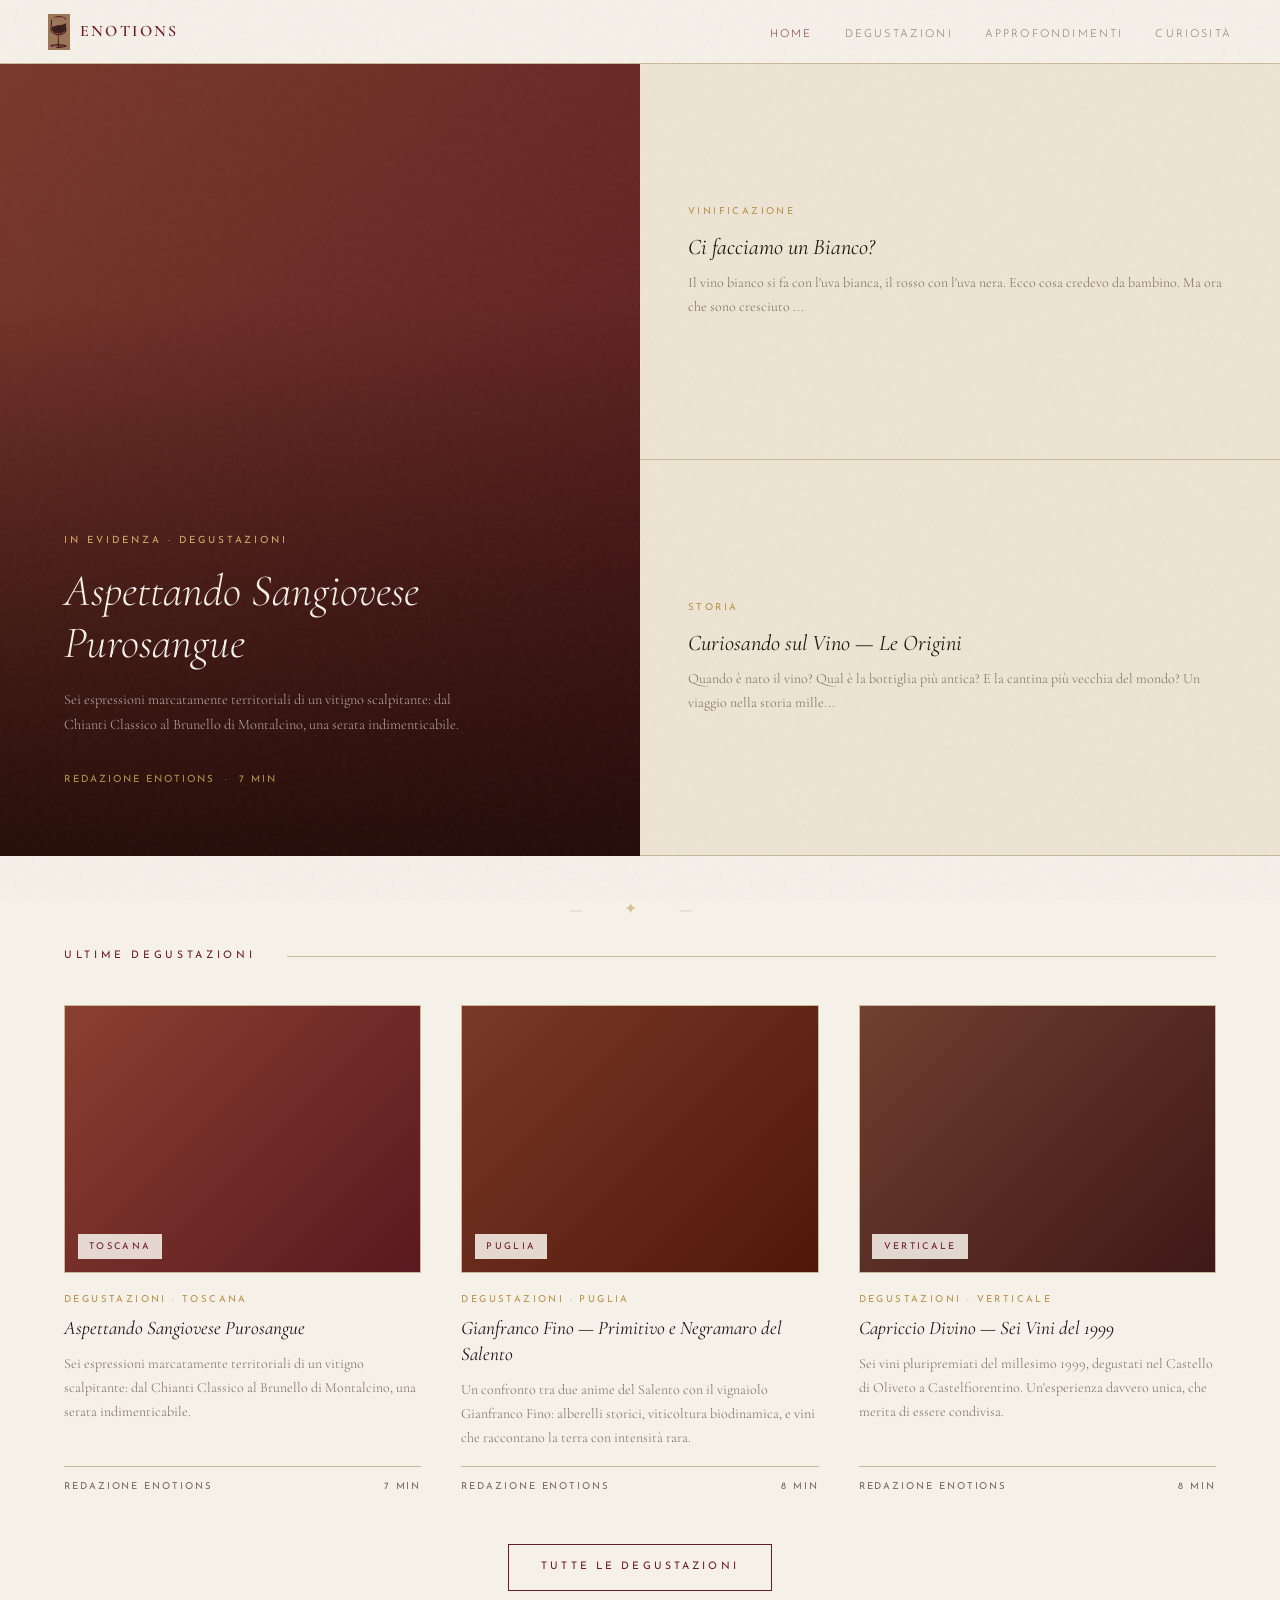
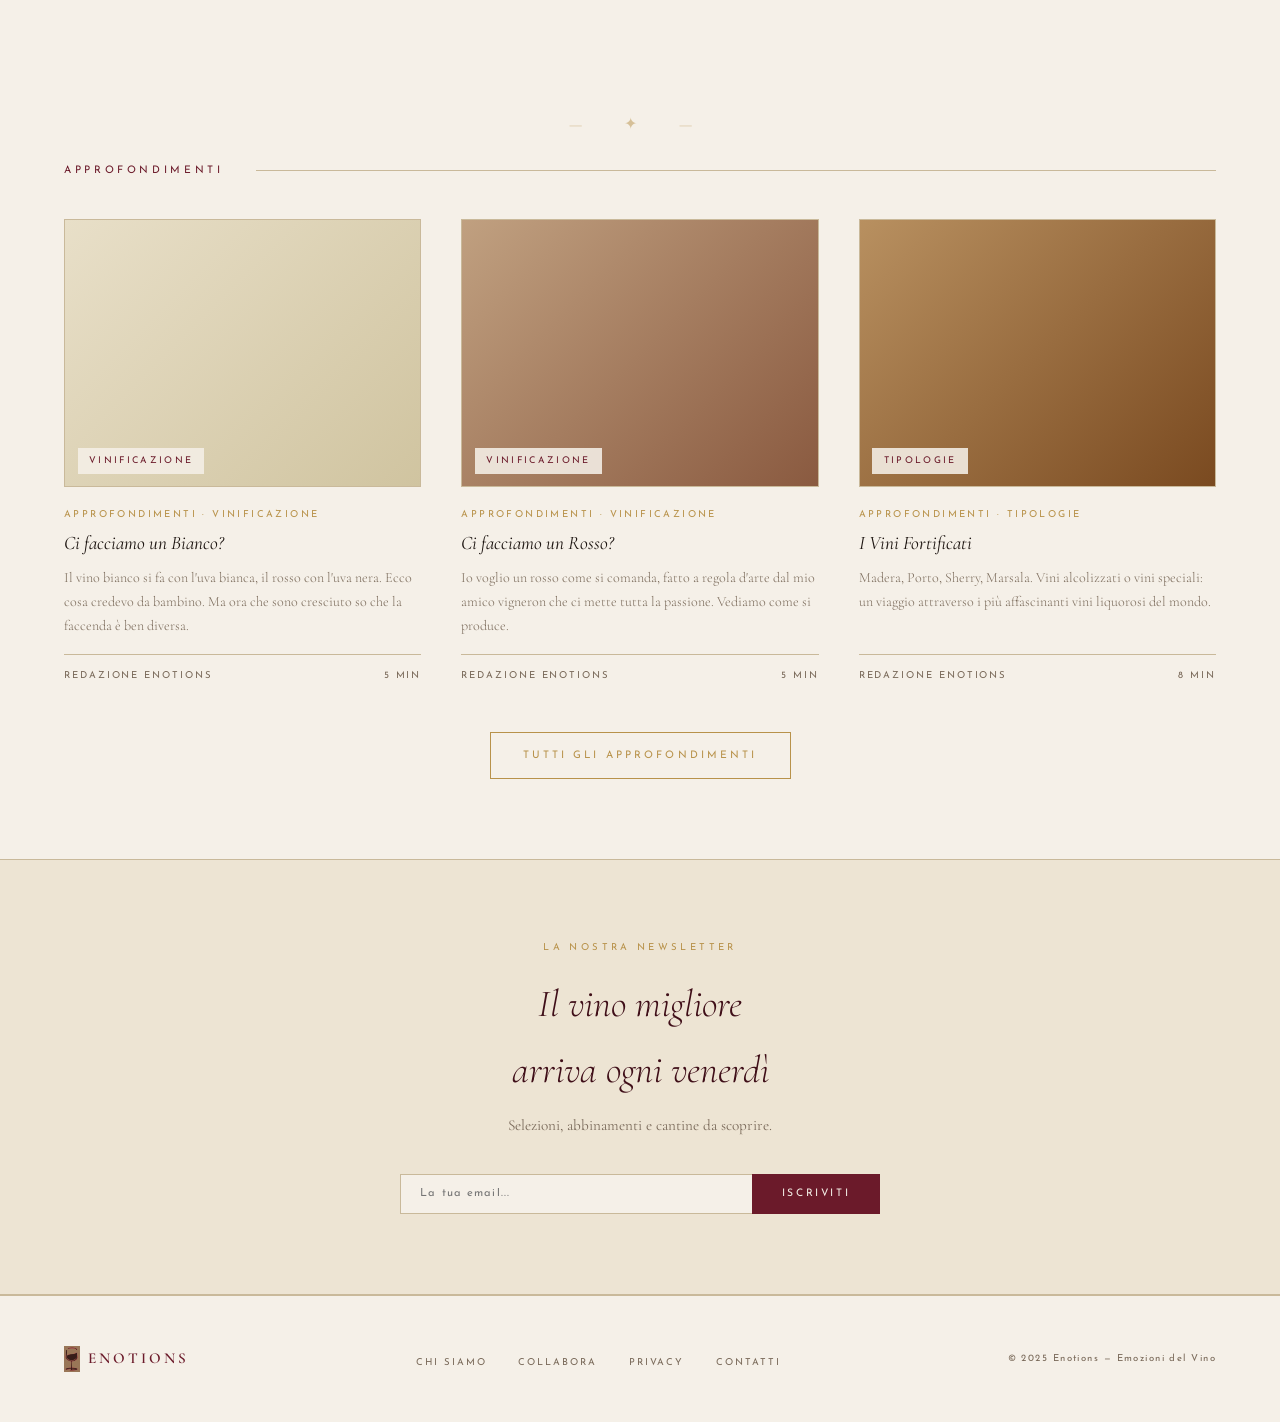
<file: index.html>
<!DOCTYPE html>
<html lang="it">
<head>
  <meta charset="UTF-8"/>
  <meta name="viewport" content="width=device-width, initial-scale=1.0"/>
  <title>Home — Enotions</title>
  <link rel="preconnect" href="https://fonts.googleapis.com"><link rel="preconnect" href="https://fonts.gstatic.com" crossorigin><link href="https://fonts.googleapis.com/css2?family=Cormorant+Garamond:ital,wght@0,300;0,400;0,600;1,300;1,400&family=Josefin+Sans:wght@200;300;400&display=swap" rel="stylesheet">
  <style>
    *, *::before, *::after { box-sizing: border-box; margin: 0; padding: 0; }
    :root {
      --cream: #f5f0e8; --parchment: #ede4d3; --wine: #6b1a2a;
      --wine-deep: #3f0e18; --gold: #b8924a; --gold-light: #d4aa6a;
      --ink: #1c1410; --muted: #7a6a5a; --border: #c9b99a;
    }
    html { scroll-behavior: smooth; }
    body { background: var(--cream); color: var(--ink); font-family: 'Cormorant Garamond', Georgia, serif; font-size: 18px; line-height: 1.7; overflow-x: hidden; }
    body::before { content: ''; position: fixed; inset: 0; background-image: url("data:image/svg+xml,%3Csvg viewBox='0 0 200 200' xmlns='http://www.w3.org/2000/svg'%3E%3Cfilter id='n'%3E%3CfeTurbulence type='fractalNoise' baseFrequency='0.85' numOctaves='4' stitchTiles='stitch'/%3E%3C/filter%3E%3Crect width='100%25' height='100%25' filter='url(%23n)' opacity='0.04'/%3E%3C/svg%3E"); pointer-events: none; z-index: 9999; }
    nav { position: fixed; top: 0; left: 0; right: 0; z-index: 100; display: flex; align-items: center; justify-content: space-between; padding: 0 3rem; height: 64px; background: var(--cream); border-bottom: 1px solid var(--border); }
    .nav-brand { display:flex; align-items:center; gap:0.6rem; text-decoration:none; }
    .nav-logo { height: 36px; width: auto; filter: invert(20%) sepia(60%) saturate(400%) hue-rotate(320deg) brightness(60%); }
    .nav-title { font-family: 'Cormorant Garamond', serif; font-size: 1rem; font-weight: 600; letter-spacing: 0.15em; text-transform: uppercase; color: var(--wine); }
    .nav-links { display: flex; gap: 2rem; list-style: none; }
    .nav-links a { font-family: 'Josefin Sans', sans-serif; font-size: 0.68rem; font-weight: 300; letter-spacing: 0.2em; text-transform: uppercase; color: var(--muted); text-decoration: none; transition: color 0.3s; }
    .nav-links a:hover, .nav-links a.active { color: var(--wine); }
    .ornament { text-align: center; padding: 2.5rem 0 1.5rem; color: var(--gold); font-size: 1rem; letter-spacing: 1.2rem; opacity: 0.5; }
    .section-header { display: flex; align-items: center; gap: 2rem; padding: 0 4rem; margin-bottom: 2.5rem; }
    .section-header h2 { font-family: 'Josefin Sans', sans-serif; font-size: 0.65rem; font-weight: 400; letter-spacing: 0.35em; text-transform: uppercase; color: var(--wine); white-space: nowrap; }
    .section-header::after { content: ''; flex: 1; height: 1px; background: var(--border); }
    .cards-section { padding: 0 4rem 5rem; }
    .cards-grid { display: grid; grid-template-columns: repeat(3, 1fr); gap: 2.5rem; }
    .cards-grid-2 { display: grid; grid-template-columns: repeat(2, 1fr); gap: 2.5rem; }
    .card { display: flex; flex-direction: column; cursor: pointer; transition: transform 0.3s; text-decoration: none; color: inherit; }
    .card:hover { transform: translateY(-4px); }
    .card-img { width: 100%; aspect-ratio: 4/3; background: var(--parchment); border: 1px solid var(--border); display: flex; align-items: center; justify-content: center; overflow: hidden; position: relative; margin-bottom: 1.2rem; }
    .card-img-label { position: absolute; bottom: 0.8rem; left: 0.8rem; font-family: 'Josefin Sans', sans-serif; font-size: 0.58rem; letter-spacing: 0.25em; text-transform: uppercase; color: var(--wine); background: rgba(245,240,232,0.88); padding: 0.3rem 0.7rem; }
    .card-tag { font-family: 'Josefin Sans', sans-serif; font-size: 0.6rem; letter-spacing: 0.25em; text-transform: uppercase; color: var(--gold); margin-bottom: 0.5rem; }
    .card h3 { font-size: 1.2rem; font-weight: 400; font-style: italic; line-height: 1.35; color: var(--ink); margin-bottom: 0.6rem; }
    .card p { font-size: 0.88rem; color: var(--muted); font-weight: 300; flex: 1; }
    .card-footer { margin-top: 1rem; padding-top: 0.8rem; border-top: 1px solid var(--border); font-family: 'Josefin Sans', sans-serif; font-size: 0.6rem; letter-spacing: 0.2em; text-transform: uppercase; color: var(--muted); display: flex; justify-content: space-between; }
    .placeholder-art { width: 100%; height: 100%; display: flex; align-items: center; justify-content: center; }
    .btn { display: inline-block; font-family: 'Josefin Sans', sans-serif; font-size: 0.65rem; letter-spacing: 0.3em; text-transform: uppercase; padding: 0.85rem 2rem; border: 1px solid var(--gold); color: var(--gold); text-decoration: none; transition: all 0.3s; cursor: pointer; background: transparent; }
    .btn:hover { background: var(--gold); color: var(--wine-deep); }
    .btn-wine { border-color: var(--wine); color: var(--wine); }
    .btn-wine:hover { background: var(--wine); color: var(--cream); }
    footer { padding: 3rem 4rem; display: flex; align-items: center; justify-content: space-between; border-top: 1px solid var(--border); }
    .footer-brand { display:flex; align-items:center; gap:0.5rem; }
    .footer-logo { height:26px; filter: invert(20%) sepia(60%) saturate(400%) hue-rotate(320deg) brightness(60%); }
    .footer-name { font-family:'Cormorant Garamond',serif; font-size:0.95rem; font-weight:600; letter-spacing:0.2em; text-transform:uppercase; color:var(--wine); }
    .footer-links { display: flex; gap: 2rem; list-style: none; }
    .footer-links a { font-family: 'Josefin Sans', sans-serif; font-size: 0.6rem; letter-spacing: 0.2em; text-transform: uppercase; color: var(--muted); text-decoration: none; transition: color 0.3s; }
    .footer-links a:hover { color: var(--wine); }
    .footer-copy { font-family: 'Josefin Sans', sans-serif; font-size: 0.6rem; letter-spacing: 0.15em; color: var(--muted); }
    .fade-up { opacity: 0; transform: translateY(24px); animation: fadeUp 0.8s ease forwards; }
    @keyframes fadeUp { to { opacity: 1; transform: translateY(0); } }
    .delay-1 { animation-delay: 0.15s; } .delay-2 { animation-delay: 0.3s; } .delay-3 { animation-delay: 0.45s; }
</style>
</head>
<body>

  <nav>
    <a class="nav-brand" href="index.html" class="active">
      <img class="nav-logo" src="[data-uri]" alt="Enotions logo">
      <span class="nav-title">Enotions</span>
    </a>
    <ul class="nav-links">
      <li><a href="index.html" class="active">Home</a></li>
      <li><a href="degustazioni.html">Degustazioni</a></li>
      <li><a href="approfondimenti.html">Approfondimenti</a></li>
      <li><a href="curiosita.html">Curiosità</a></li>
    </ul>
  </nav>


  <!-- HERO -->
  <section style="margin-top:64px;display:grid;grid-template-columns:1fr 1fr;min-height:88vh;">
    <a href="sangiovese-purosangue.html" style="position:relative;overflow:hidden;cursor:pointer;text-decoration:none;">
      <div style="position:absolute;inset:0;background:linear-gradient(135deg, #8a4030, #5a1820);"></div>
      <div style="position:absolute;inset:0;background:linear-gradient(to top,rgba(30,10,5,0.92) 0%,rgba(30,10,5,0.15) 70%);"></div>
      <div style="position:absolute;bottom:0;left:0;right:0;padding:4rem;">
        <span class="hero-eyebrow fade-up" style="font-family:'Josefin Sans',sans-serif;font-size:0.62rem;letter-spacing:0.3em;text-transform:uppercase;color:var(--gold-light);display:block;margin-bottom:1rem;">In Evidenza · Degustazioni</span>
        <h1 style="font-size:clamp(2.2rem,3.5vw,3.6rem);font-weight:300;font-style:italic;color:var(--cream);line-height:1.15;margin-bottom:1.2rem;" class="fade-up delay-1">Aspettando Sangiovese Purosangue</h1>
        <p style="font-size:0.9rem;color:rgba(245,240,232,0.7);font-weight:300;margin-bottom:1.5rem;max-width:400px;" class="fade-up delay-2">Sei espressioni marcatamente territoriali di un vitigno scalpitante: dal Chianti Classico al Brunello di Montalcino, una serata indimenticabile.</p>
        <span style="font-family:'Josefin Sans',sans-serif;font-size:0.62rem;letter-spacing:0.2em;text-transform:uppercase;color:var(--gold);" class="fade-up delay-2">Redazione Enotions &nbsp;·&nbsp; 7 min</span>
      </div>
    </a>
    <div style="background:var(--parchment);display:grid;grid-template-rows:1fr 1fr;">
      <a href="vino-bianco.html" style="padding:3rem;border-bottom:1px solid var(--border);display:flex;flex-direction:column;justify-content:center;cursor:pointer;transition:background 0.3s;text-decoration:none;color:inherit;">
        <span style="font-family:'Josefin Sans',sans-serif;font-size:0.6rem;letter-spacing:0.25em;text-transform:uppercase;color:var(--gold);margin-bottom:0.7rem;">Vinificazione</span>
        <h3 style="font-size:1.4rem;font-weight:400;font-style:italic;color:var(--ink);margin-bottom:0.6rem;line-height:1.3;">Ci facciamo un Bianco?</h3>
        <p style="font-size:0.88rem;color:var(--muted);font-weight:300;">Il vino bianco si fa con l'uva bianca, il rosso con l'uva nera. Ecco cosa credevo da bambino. Ma ora che sono cresciuto ...</p>
      </a>
      <a href="curiosando-1.html" style="padding:3rem;border-bottom:1px solid var(--border);display:flex;flex-direction:column;justify-content:center;cursor:pointer;transition:background 0.3s;text-decoration:none;color:inherit;">
        <span style="font-family:'Josefin Sans',sans-serif;font-size:0.6rem;letter-spacing:0.25em;text-transform:uppercase;color:var(--gold);margin-bottom:0.7rem;">Storia</span>
        <h3 style="font-size:1.4rem;font-weight:400;font-style:italic;color:var(--ink);margin-bottom:0.6rem;line-height:1.3;">Curiosando sul Vino — Le Origini</h3>
        <p style="font-size:0.88rem;color:var(--muted);font-weight:300;">Quando è nato il vino? Qual è la bottiglia più antica? E la cantina più vecchia del mondo? Un viaggio nella storia mille...</p>
      </a>
    </div>
  </section>

  <div class="ornament">— ✦ —</div>
  <div class="section-header"><h2>Ultime Degustazioni</h2></div>
  <section class="cards-section">
    <div class="cards-grid">
      <a class="card fade-up" href="sangiovese-purosangue.html">
        <div class="card-img">
          <div class="placeholder-art" style="background:linear-gradient(135deg, #8a4030, #5a1820);width:100%;height:100%;"></div>
          <span class="card-img-label">Toscana</span>
        </div>
        <span class="card-tag">Degustazioni · Toscana</span>
        <h3>Aspettando Sangiovese Purosangue</h3>
        <p>Sei espressioni marcatamente territoriali di un vitigno scalpitante: dal Chianti Classico al Brunello di Montalcino, una serata indimenticabile.</p>
        <div class="card-footer">
          <span>Redazione Enotions</span>
          <span>7 min</span>
        </div>
      </a>      <a class="card fade-up delay-2" href="gianfranco-fino.html">
        <div class="card-img">
          <div class="placeholder-art" style="background:linear-gradient(135deg, #7a3828, #501808);width:100%;height:100%;"></div>
          <span class="card-img-label">Puglia</span>
        </div>
        <span class="card-tag">Degustazioni · Puglia</span>
        <h3>Gianfranco Fino — Primitivo e Negramaro del Salento</h3>
        <p>Un confronto tra due anime del Salento con il vignaiolo Gianfranco Fino: alberelli storici, viticoltura biodinamica, e vini che raccontano la terra con intensità rara.</p>
        <div class="card-footer">
          <span>Redazione Enotions</span>
          <span>8 min</span>
        </div>
      </a>      <a class="card fade-up delay-3" href="valdelsa-1999.html">
        <div class="card-img">
          <div class="placeholder-art" style="background:linear-gradient(135deg, #704030, #401818);width:100%;height:100%;"></div>
          <span class="card-img-label">Verticale</span>
        </div>
        <span class="card-tag">Degustazioni · Verticale</span>
        <h3>Capriccio Divino — Sei Vini del 1999</h3>
        <p>Sei vini pluripremiati del millesimo 1999, degustati nel Castello di Oliveto a Castelfiorentino. Un'esperienza davvero unica, che merita di essere condivisa.</p>
        <div class="card-footer">
          <span>Redazione Enotions</span>
          <span>8 min</span>
        </div>
      </a>    </div>
    <div style="text-align:center;margin-top:3rem;">
      <a href="degustazioni.html" class="btn btn-wine">Tutte le Degustazioni</a>
    </div>
  </section>

  <div class="ornament">— ✦ —</div>
  <div class="section-header"><h2>Approfondimenti</h2></div>
  <section class="cards-section">
    <div class="cards-grid">
      <a class="card fade-up" href="vino-bianco.html">
        <div class="card-img">
          <div class="placeholder-art" style="background:linear-gradient(135deg, #e8dfc8, #d0c4a0);width:100%;height:100%;"></div>
          <span class="card-img-label">Vinificazione</span>
        </div>
        <span class="card-tag">Approfondimenti · Vinificazione</span>
        <h3>Ci facciamo un Bianco?</h3>
        <p>Il vino bianco si fa con l'uva bianca, il rosso con l'uva nera. Ecco cosa credevo da bambino. Ma ora che sono cresciuto so che la faccenda è ben diversa.</p>
        <div class="card-footer">
          <span>Redazione Enotions</span>
          <span>5 min</span>
        </div>
      </a>      <a class="card fade-up delay-2" href="vino-rosso.html">
        <div class="card-img">
          <div class="placeholder-art" style="background:linear-gradient(135deg, #c0a080, #8a5a40);width:100%;height:100%;"></div>
          <span class="card-img-label">Vinificazione</span>
        </div>
        <span class="card-tag">Approfondimenti · Vinificazione</span>
        <h3>Ci facciamo un Rosso?</h3>
        <p>Io voglio un rosso come si comanda, fatto a regola d'arte dal mio amico vigneron che ci mette tutta la passione. Vediamo come si produce.</p>
        <div class="card-footer">
          <span>Redazione Enotions</span>
          <span>5 min</span>
        </div>
      </a>      <a class="card fade-up delay-3" href="vini-fortificati.html">
        <div class="card-img">
          <div class="placeholder-art" style="background:linear-gradient(135deg, #b89060, #7a4a20);width:100%;height:100%;"></div>
          <span class="card-img-label">Tipologie</span>
        </div>
        <span class="card-tag">Approfondimenti · Tipologie</span>
        <h3>I Vini Fortificati</h3>
        <p>Madera, Porto, Sherry, Marsala. Vini alcolizzati o vini speciali: un viaggio attraverso i più affascinanti vini liquorosi del mondo.</p>
        <div class="card-footer">
          <span>Redazione Enotions</span>
          <span>8 min</span>
        </div>
      </a>    </div>
    <div style="text-align:center;margin-top:3rem;">
      <a href="approfondimenti.html" class="btn">Tutti gli Approfondimenti</a>
    </div>
  </section>

  <!-- Newsletter -->
  <section style="padding:5rem 4rem;text-align:center;border-top:1px solid var(--border);border-bottom:1px solid var(--border);background:var(--parchment);">
    <p style="font-family:'Josefin Sans',sans-serif;font-size:0.6rem;letter-spacing:0.35em;text-transform:uppercase;color:var(--gold);margin-bottom:1rem;">La Nostra Newsletter</p>
    <h2 style="font-size:2.4rem;font-weight:300;font-style:italic;color:var(--wine-deep);margin-bottom:0.6rem;">Il vino migliore<br/>arriva ogni venerdì</h2>
    <p style="font-size:0.95rem;color:var(--muted);margin-bottom:2.2rem;">Selezioni, abbinamenti e cantine da scoprire.</p>
    <div style="display:flex;justify-content:center;max-width:480px;margin:0 auto;">
      <input type="email" placeholder="La tua email..." style="flex:1;padding:0.85rem 1.2rem;border:1px solid var(--border);border-right:none;background:var(--cream);font-family:'Josefin Sans',sans-serif;font-size:0.7rem;letter-spacing:0.1em;color:var(--ink);outline:none;">
      <button style="padding:0.85rem 1.8rem;background:var(--wine);border:1px solid var(--wine);color:var(--cream);font-family:'Josefin Sans',sans-serif;font-size:0.65rem;letter-spacing:0.25em;text-transform:uppercase;cursor:pointer;">Iscriviti</button>
    </div>
  </section>


  <footer>
    <div class="footer-brand">
      <img class="footer-logo" src="[data-uri]" alt="Enotions">
      <span class="footer-name">Enotions</span>
    </div>
    <ul class="footer-links">
      <li><a href="#">Chi siamo</a></li>
      <li><a href="#">Collabora</a></li>
      <li><a href="#">Privacy</a></li>
      <li><a href="#">Contatti</a></li>
    </ul>
    <span class="footer-copy">© 2025 Enotions — Emozioni del Vino</span>
  </footer>

</body>
</html>
</file>
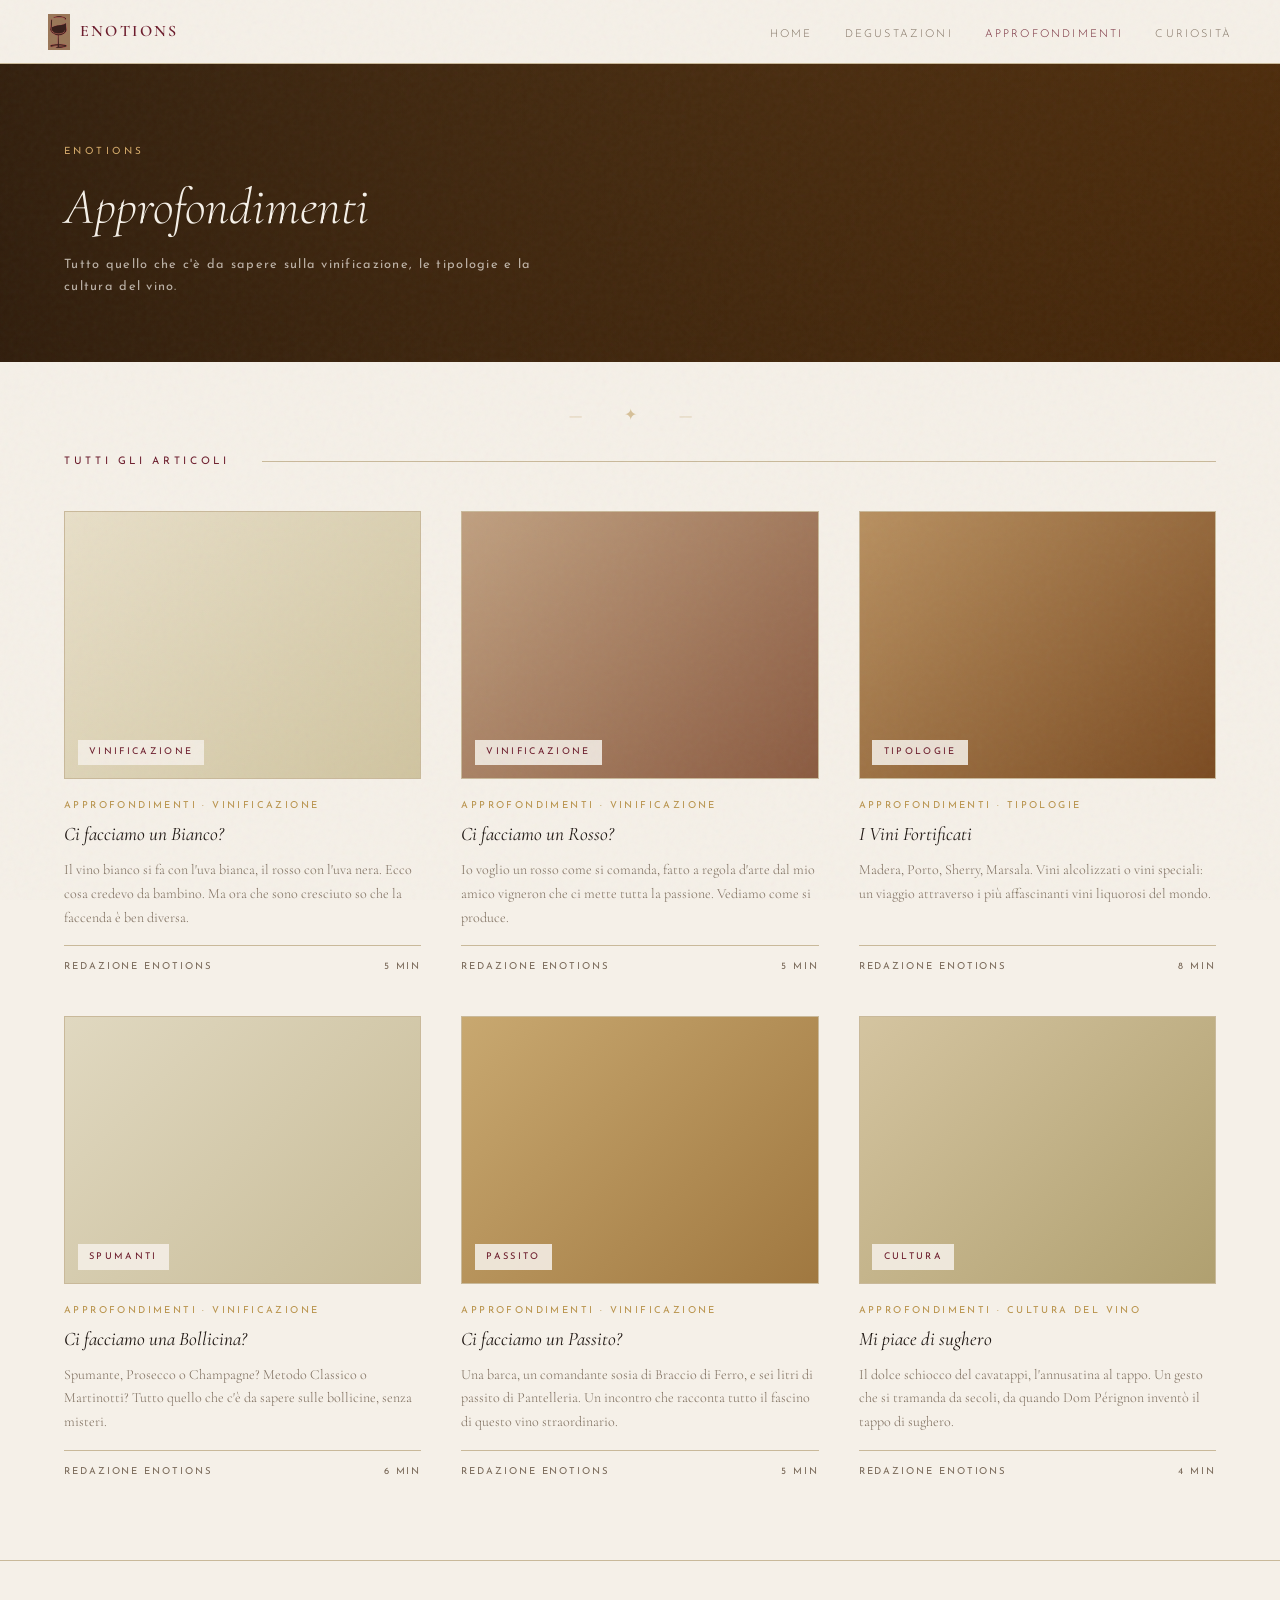
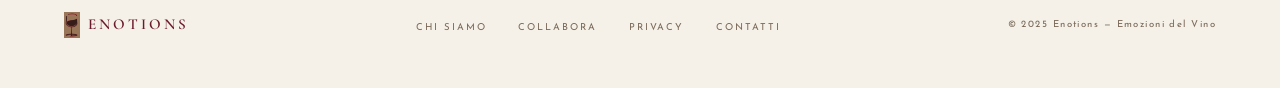
<file: approfondimenti.html>
<!DOCTYPE html>
<html lang="it">
<head>
  <meta charset="UTF-8"/>
  <meta name="viewport" content="width=device-width, initial-scale=1.0"/>
  <title>Approfondimenti — Enotions</title>
  <link rel="preconnect" href="https://fonts.googleapis.com"><link rel="preconnect" href="https://fonts.gstatic.com" crossorigin><link href="https://fonts.googleapis.com/css2?family=Cormorant+Garamond:ital,wght@0,300;0,400;0,600;1,300;1,400&family=Josefin+Sans:wght@200;300;400&display=swap" rel="stylesheet">
  <style>
    *, *::before, *::after { box-sizing: border-box; margin: 0; padding: 0; }
    :root {
      --cream: #f5f0e8; --parchment: #ede4d3; --wine: #6b1a2a;
      --wine-deep: #3f0e18; --gold: #b8924a; --gold-light: #d4aa6a;
      --ink: #1c1410; --muted: #7a6a5a; --border: #c9b99a;
    }
    html { scroll-behavior: smooth; }
    body { background: var(--cream); color: var(--ink); font-family: 'Cormorant Garamond', Georgia, serif; font-size: 18px; line-height: 1.7; overflow-x: hidden; }
    body::before { content: ''; position: fixed; inset: 0; background-image: url("data:image/svg+xml,%3Csvg viewBox='0 0 200 200' xmlns='http://www.w3.org/2000/svg'%3E%3Cfilter id='n'%3E%3CfeTurbulence type='fractalNoise' baseFrequency='0.85' numOctaves='4' stitchTiles='stitch'/%3E%3C/filter%3E%3Crect width='100%25' height='100%25' filter='url(%23n)' opacity='0.04'/%3E%3C/svg%3E"); pointer-events: none; z-index: 9999; }
    nav { position: fixed; top: 0; left: 0; right: 0; z-index: 100; display: flex; align-items: center; justify-content: space-between; padding: 0 3rem; height: 64px; background: var(--cream); border-bottom: 1px solid var(--border); }
    .nav-brand { display:flex; align-items:center; gap:0.6rem; text-decoration:none; }
    .nav-logo { height: 36px; width: auto; filter: invert(20%) sepia(60%) saturate(400%) hue-rotate(320deg) brightness(60%); }
    .nav-title { font-family: 'Cormorant Garamond', serif; font-size: 1rem; font-weight: 600; letter-spacing: 0.15em; text-transform: uppercase; color: var(--wine); }
    .nav-links { display: flex; gap: 2rem; list-style: none; }
    .nav-links a { font-family: 'Josefin Sans', sans-serif; font-size: 0.68rem; font-weight: 300; letter-spacing: 0.2em; text-transform: uppercase; color: var(--muted); text-decoration: none; transition: color 0.3s; }
    .nav-links a:hover, .nav-links a.active { color: var(--wine); }
    .ornament { text-align: center; padding: 2.5rem 0 1.5rem; color: var(--gold); font-size: 1rem; letter-spacing: 1.2rem; opacity: 0.5; }
    .section-header { display: flex; align-items: center; gap: 2rem; padding: 0 4rem; margin-bottom: 2.5rem; }
    .section-header h2 { font-family: 'Josefin Sans', sans-serif; font-size: 0.65rem; font-weight: 400; letter-spacing: 0.35em; text-transform: uppercase; color: var(--wine); white-space: nowrap; }
    .section-header::after { content: ''; flex: 1; height: 1px; background: var(--border); }
    .cards-section { padding: 0 4rem 5rem; }
    .cards-grid { display: grid; grid-template-columns: repeat(3, 1fr); gap: 2.5rem; }
    .cards-grid-2 { display: grid; grid-template-columns: repeat(2, 1fr); gap: 2.5rem; }
    .card { display: flex; flex-direction: column; cursor: pointer; transition: transform 0.3s; text-decoration: none; color: inherit; }
    .card:hover { transform: translateY(-4px); }
    .card-img { width: 100%; aspect-ratio: 4/3; background: var(--parchment); border: 1px solid var(--border); display: flex; align-items: center; justify-content: center; overflow: hidden; position: relative; margin-bottom: 1.2rem; }
    .card-img-label { position: absolute; bottom: 0.8rem; left: 0.8rem; font-family: 'Josefin Sans', sans-serif; font-size: 0.58rem; letter-spacing: 0.25em; text-transform: uppercase; color: var(--wine); background: rgba(245,240,232,0.88); padding: 0.3rem 0.7rem; }
    .card-tag { font-family: 'Josefin Sans', sans-serif; font-size: 0.6rem; letter-spacing: 0.25em; text-transform: uppercase; color: var(--gold); margin-bottom: 0.5rem; }
    .card h3 { font-size: 1.2rem; font-weight: 400; font-style: italic; line-height: 1.35; color: var(--ink); margin-bottom: 0.6rem; }
    .card p { font-size: 0.88rem; color: var(--muted); font-weight: 300; flex: 1; }
    .card-footer { margin-top: 1rem; padding-top: 0.8rem; border-top: 1px solid var(--border); font-family: 'Josefin Sans', sans-serif; font-size: 0.6rem; letter-spacing: 0.2em; text-transform: uppercase; color: var(--muted); display: flex; justify-content: space-between; }
    .placeholder-art { width: 100%; height: 100%; display: flex; align-items: center; justify-content: center; }
    .btn { display: inline-block; font-family: 'Josefin Sans', sans-serif; font-size: 0.65rem; letter-spacing: 0.3em; text-transform: uppercase; padding: 0.85rem 2rem; border: 1px solid var(--gold); color: var(--gold); text-decoration: none; transition: all 0.3s; cursor: pointer; background: transparent; }
    .btn:hover { background: var(--gold); color: var(--wine-deep); }
    .btn-wine { border-color: var(--wine); color: var(--wine); }
    .btn-wine:hover { background: var(--wine); color: var(--cream); }
    footer { padding: 3rem 4rem; display: flex; align-items: center; justify-content: space-between; border-top: 1px solid var(--border); }
    .footer-brand { display:flex; align-items:center; gap:0.5rem; }
    .footer-logo { height:26px; filter: invert(20%) sepia(60%) saturate(400%) hue-rotate(320deg) brightness(60%); }
    .footer-name { font-family:'Cormorant Garamond',serif; font-size:0.95rem; font-weight:600; letter-spacing:0.2em; text-transform:uppercase; color:var(--wine); }
    .footer-links { display: flex; gap: 2rem; list-style: none; }
    .footer-links a { font-family: 'Josefin Sans', sans-serif; font-size: 0.6rem; letter-spacing: 0.2em; text-transform: uppercase; color: var(--muted); text-decoration: none; transition: color 0.3s; }
    .footer-links a:hover { color: var(--wine); }
    .footer-copy { font-family: 'Josefin Sans', sans-serif; font-size: 0.6rem; letter-spacing: 0.15em; color: var(--muted); }
    .fade-up { opacity: 0; transform: translateY(24px); animation: fadeUp 0.8s ease forwards; }
    @keyframes fadeUp { to { opacity: 1; transform: translateY(0); } }
    .delay-1 { animation-delay: 0.15s; } .delay-2 { animation-delay: 0.3s; } .delay-3 { animation-delay: 0.45s; }
</style>
</head>
<body>

  <nav>
    <a class="nav-brand" href="index.html">
      <img class="nav-logo" src="[data-uri]" alt="Enotions logo">
      <span class="nav-title">Enotions</span>
    </a>
    <ul class="nav-links">
      <li><a href="index.html">Home</a></li>
      <li><a href="degustazioni.html">Degustazioni</a></li>
      <li><a href="approfondimenti.html" class="active">Approfondimenti</a></li>
      <li><a href="curiosita.html">Curiosità</a></li>
    </ul>
  </nav>


  <div style="margin-top:64px;">
    <div style="background:linear-gradient(135deg,#7a5020,#4a2808);padding:5rem 4rem 4rem;position:relative;overflow:hidden;">
      <div style="position:absolute;inset:0;background:linear-gradient(to right,rgba(20,10,5,0.7) 0%,rgba(20,10,5,0.1) 100%);"></div>
      <div style="position:relative;z-index:1;">
        <span style="font-family:'Josefin Sans',sans-serif;font-size:0.62rem;letter-spacing:0.35em;text-transform:uppercase;color:var(--gold-light);display:block;margin-bottom:1rem;">Enotions</span>
        <h1 style="font-size:clamp(2.4rem,4vw,4rem);font-weight:300;font-style:italic;color:var(--cream);line-height:1.2;margin-bottom:1rem;">Approfondimenti</h1>
        <p style="font-family:'Josefin Sans',sans-serif;font-size:0.8rem;color:rgba(245,240,232,0.7);letter-spacing:0.1em;max-width:480px;">Tutto quello che c'è da sapere sulla vinificazione, le tipologie e la cultura del vino.</p>
      </div>
    </div>

    <div class="ornament">— ✦ —</div>

    <div class="section-header">
      <h2>Tutti gli articoli</h2>
    </div>
    <section class="cards-section">
      <div class="cards-grid">
      <a class="card fade-up" href="vino-bianco.html">
        <div class="card-img">
          <div class="placeholder-art" style="background:linear-gradient(135deg, #e8dfc8, #d0c4a0);width:100%;height:100%;"></div>
          <span class="card-img-label">Vinificazione</span>
        </div>
        <span class="card-tag">Approfondimenti · Vinificazione</span>
        <h3>Ci facciamo un Bianco?</h3>
        <p>Il vino bianco si fa con l'uva bianca, il rosso con l'uva nera. Ecco cosa credevo da bambino. Ma ora che sono cresciuto so che la faccenda è ben diversa.</p>
        <div class="card-footer">
          <span>Redazione Enotions</span>
          <span>5 min</span>
        </div>
      </a>      <a class="card fade-up delay-2" href="vino-rosso.html">
        <div class="card-img">
          <div class="placeholder-art" style="background:linear-gradient(135deg, #c0a080, #8a5a40);width:100%;height:100%;"></div>
          <span class="card-img-label">Vinificazione</span>
        </div>
        <span class="card-tag">Approfondimenti · Vinificazione</span>
        <h3>Ci facciamo un Rosso?</h3>
        <p>Io voglio un rosso come si comanda, fatto a regola d'arte dal mio amico vigneron che ci mette tutta la passione. Vediamo come si produce.</p>
        <div class="card-footer">
          <span>Redazione Enotions</span>
          <span>5 min</span>
        </div>
      </a>      <a class="card fade-up delay-3" href="vini-fortificati.html">
        <div class="card-img">
          <div class="placeholder-art" style="background:linear-gradient(135deg, #b89060, #7a4a20);width:100%;height:100%;"></div>
          <span class="card-img-label">Tipologie</span>
        </div>
        <span class="card-tag">Approfondimenti · Tipologie</span>
        <h3>I Vini Fortificati</h3>
        <p>Madera, Porto, Sherry, Marsala. Vini alcolizzati o vini speciali: un viaggio attraverso i più affascinanti vini liquorosi del mondo.</p>
        <div class="card-footer">
          <span>Redazione Enotions</span>
          <span>8 min</span>
        </div>
      </a>      <a class="card fade-up delay-1" href="bollicina.html">
        <div class="card-img">
          <div class="placeholder-art" style="background:linear-gradient(135deg, #e0d8c0, #c8bc98);width:100%;height:100%;"></div>
          <span class="card-img-label">Spumanti</span>
        </div>
        <span class="card-tag">Approfondimenti · Vinificazione</span>
        <h3>Ci facciamo una Bollicina?</h3>
        <p>Spumante, Prosecco o Champagne? Metodo Classico o Martinotti? Tutto quello che c'è da sapere sulle bollicine, senza misteri.</p>
        <div class="card-footer">
          <span>Redazione Enotions</span>
          <span>6 min</span>
        </div>
      </a>      <a class="card fade-up delay-2" href="passito.html">
        <div class="card-img">
          <div class="placeholder-art" style="background:linear-gradient(135deg, #c8a870, #a07840);width:100%;height:100%;"></div>
          <span class="card-img-label">Passito</span>
        </div>
        <span class="card-tag">Approfondimenti · Vinificazione</span>
        <h3>Ci facciamo un Passito?</h3>
        <p>Una barca, un comandante sosia di Braccio di Ferro, e sei litri di passito di Pantelleria. Un incontro che racconta tutto il fascino di questo vino straordinario.</p>
        <div class="card-footer">
          <span>Redazione Enotions</span>
          <span>5 min</span>
        </div>
      </a>      <a class="card fade-up delay-3" href="tappo-sughero.html">
        <div class="card-img">
          <div class="placeholder-art" style="background:linear-gradient(135deg, #d4c4a0, #b0a070);width:100%;height:100%;"></div>
          <span class="card-img-label">Cultura</span>
        </div>
        <span class="card-tag">Approfondimenti · Cultura del Vino</span>
        <h3>Mi piace di sughero</h3>
        <p>Il dolce schiocco del cavatappi, l'annusatina al tappo. Un gesto che si tramanda da secoli, da quando Dom Pérignon inventò il tappo di sughero.</p>
        <div class="card-footer">
          <span>Redazione Enotions</span>
          <span>4 min</span>
        </div>
      </a>
      </div>
    </section>
  </div>


  <footer>
    <div class="footer-brand">
      <img class="footer-logo" src="[data-uri]" alt="Enotions">
      <span class="footer-name">Enotions</span>
    </div>
    <ul class="footer-links">
      <li><a href="#">Chi siamo</a></li>
      <li><a href="#">Collabora</a></li>
      <li><a href="#">Privacy</a></li>
      <li><a href="#">Contatti</a></li>
    </ul>
    <span class="footer-copy">© 2025 Enotions — Emozioni del Vino</span>
  </footer>

</body>
</html>
</file>
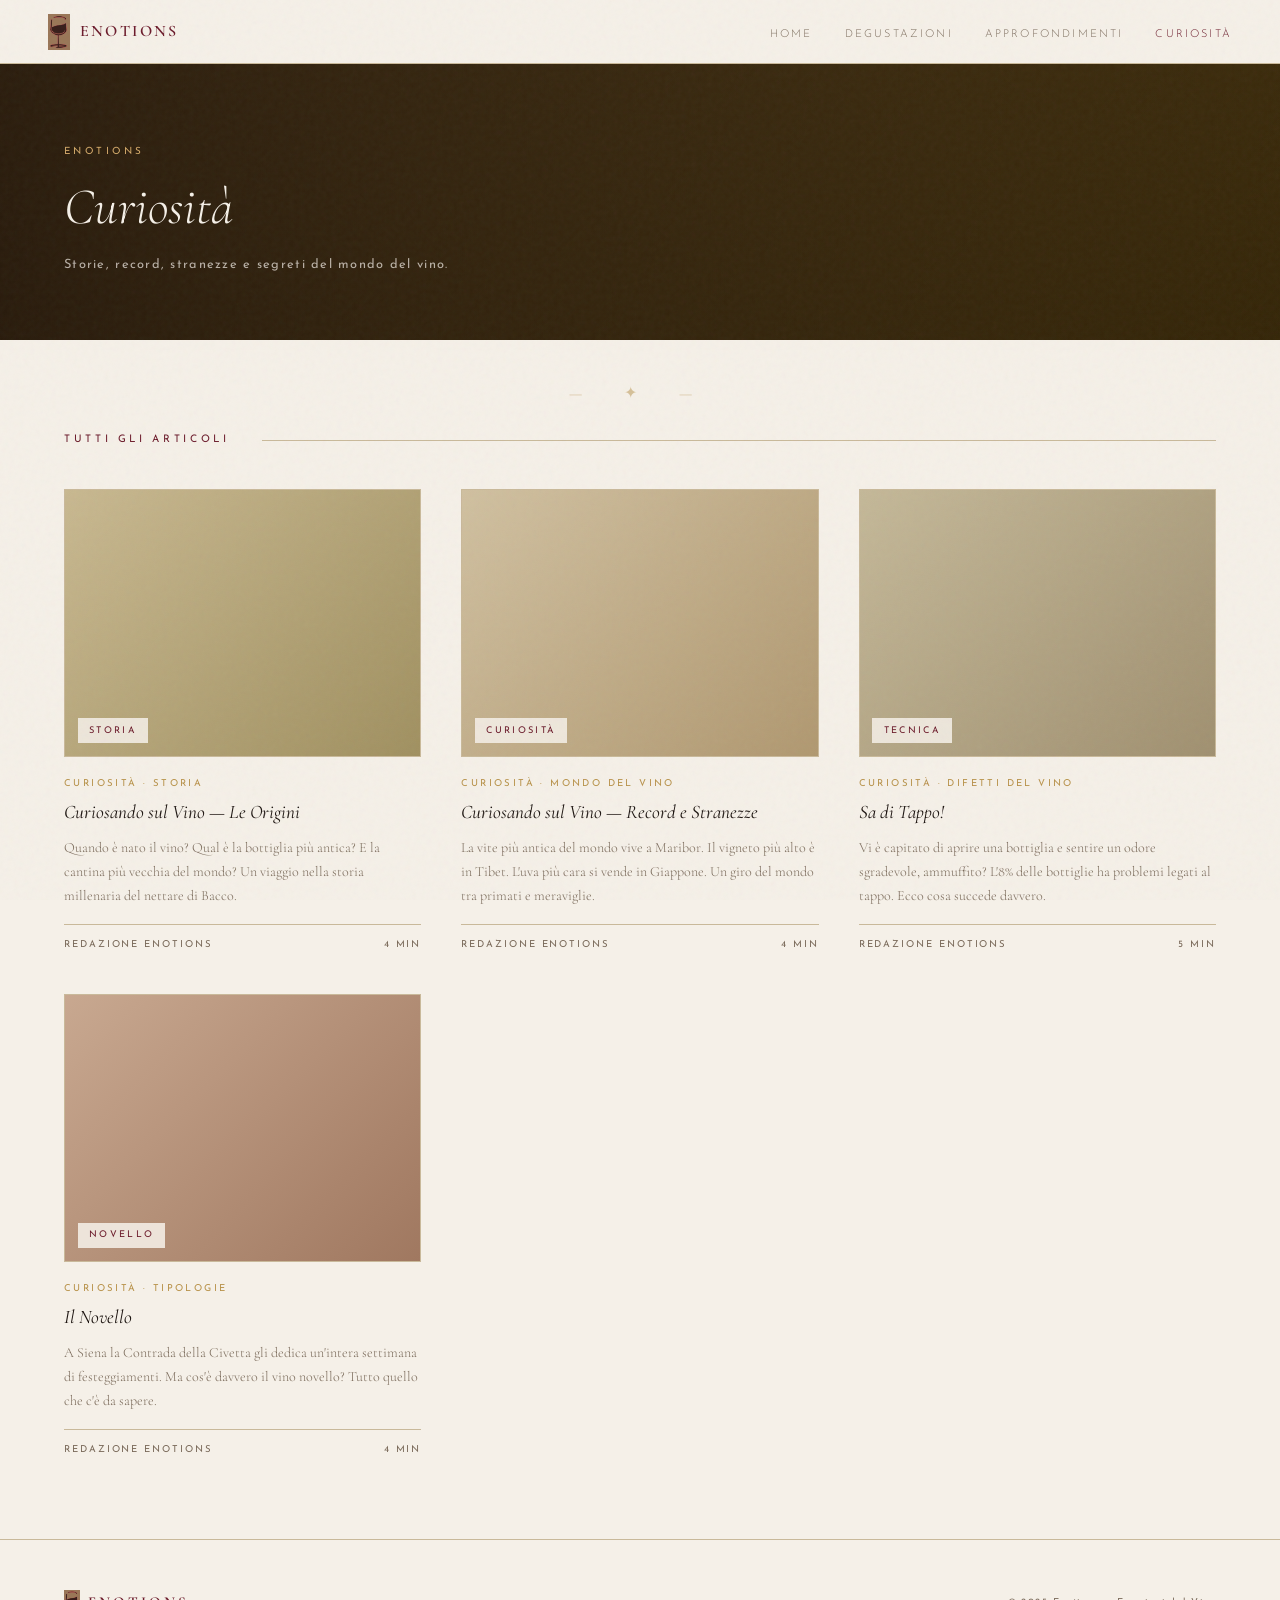
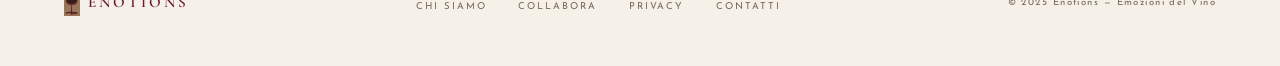
<file: curiosita.html>
<!DOCTYPE html>
<html lang="it">
<head>
  <meta charset="UTF-8"/>
  <meta name="viewport" content="width=device-width, initial-scale=1.0"/>
  <title>Curiosità — Enotions</title>
  <link rel="preconnect" href="https://fonts.googleapis.com"><link rel="preconnect" href="https://fonts.gstatic.com" crossorigin><link href="https://fonts.googleapis.com/css2?family=Cormorant+Garamond:ital,wght@0,300;0,400;0,600;1,300;1,400&family=Josefin+Sans:wght@200;300;400&display=swap" rel="stylesheet">
  <style>
    *, *::before, *::after { box-sizing: border-box; margin: 0; padding: 0; }
    :root {
      --cream: #f5f0e8; --parchment: #ede4d3; --wine: #6b1a2a;
      --wine-deep: #3f0e18; --gold: #b8924a; --gold-light: #d4aa6a;
      --ink: #1c1410; --muted: #7a6a5a; --border: #c9b99a;
    }
    html { scroll-behavior: smooth; }
    body { background: var(--cream); color: var(--ink); font-family: 'Cormorant Garamond', Georgia, serif; font-size: 18px; line-height: 1.7; overflow-x: hidden; }
    body::before { content: ''; position: fixed; inset: 0; background-image: url("data:image/svg+xml,%3Csvg viewBox='0 0 200 200' xmlns='http://www.w3.org/2000/svg'%3E%3Cfilter id='n'%3E%3CfeTurbulence type='fractalNoise' baseFrequency='0.85' numOctaves='4' stitchTiles='stitch'/%3E%3C/filter%3E%3Crect width='100%25' height='100%25' filter='url(%23n)' opacity='0.04'/%3E%3C/svg%3E"); pointer-events: none; z-index: 9999; }
    nav { position: fixed; top: 0; left: 0; right: 0; z-index: 100; display: flex; align-items: center; justify-content: space-between; padding: 0 3rem; height: 64px; background: var(--cream); border-bottom: 1px solid var(--border); }
    .nav-brand { display:flex; align-items:center; gap:0.6rem; text-decoration:none; }
    .nav-logo { height: 36px; width: auto; filter: invert(20%) sepia(60%) saturate(400%) hue-rotate(320deg) brightness(60%); }
    .nav-title { font-family: 'Cormorant Garamond', serif; font-size: 1rem; font-weight: 600; letter-spacing: 0.15em; text-transform: uppercase; color: var(--wine); }
    .nav-links { display: flex; gap: 2rem; list-style: none; }
    .nav-links a { font-family: 'Josefin Sans', sans-serif; font-size: 0.68rem; font-weight: 300; letter-spacing: 0.2em; text-transform: uppercase; color: var(--muted); text-decoration: none; transition: color 0.3s; }
    .nav-links a:hover, .nav-links a.active { color: var(--wine); }
    .ornament { text-align: center; padding: 2.5rem 0 1.5rem; color: var(--gold); font-size: 1rem; letter-spacing: 1.2rem; opacity: 0.5; }
    .section-header { display: flex; align-items: center; gap: 2rem; padding: 0 4rem; margin-bottom: 2.5rem; }
    .section-header h2 { font-family: 'Josefin Sans', sans-serif; font-size: 0.65rem; font-weight: 400; letter-spacing: 0.35em; text-transform: uppercase; color: var(--wine); white-space: nowrap; }
    .section-header::after { content: ''; flex: 1; height: 1px; background: var(--border); }
    .cards-section { padding: 0 4rem 5rem; }
    .cards-grid { display: grid; grid-template-columns: repeat(3, 1fr); gap: 2.5rem; }
    .cards-grid-2 { display: grid; grid-template-columns: repeat(2, 1fr); gap: 2.5rem; }
    .card { display: flex; flex-direction: column; cursor: pointer; transition: transform 0.3s; text-decoration: none; color: inherit; }
    .card:hover { transform: translateY(-4px); }
    .card-img { width: 100%; aspect-ratio: 4/3; background: var(--parchment); border: 1px solid var(--border); display: flex; align-items: center; justify-content: center; overflow: hidden; position: relative; margin-bottom: 1.2rem; }
    .card-img-label { position: absolute; bottom: 0.8rem; left: 0.8rem; font-family: 'Josefin Sans', sans-serif; font-size: 0.58rem; letter-spacing: 0.25em; text-transform: uppercase; color: var(--wine); background: rgba(245,240,232,0.88); padding: 0.3rem 0.7rem; }
    .card-tag { font-family: 'Josefin Sans', sans-serif; font-size: 0.6rem; letter-spacing: 0.25em; text-transform: uppercase; color: var(--gold); margin-bottom: 0.5rem; }
    .card h3 { font-size: 1.2rem; font-weight: 400; font-style: italic; line-height: 1.35; color: var(--ink); margin-bottom: 0.6rem; }
    .card p { font-size: 0.88rem; color: var(--muted); font-weight: 300; flex: 1; }
    .card-footer { margin-top: 1rem; padding-top: 0.8rem; border-top: 1px solid var(--border); font-family: 'Josefin Sans', sans-serif; font-size: 0.6rem; letter-spacing: 0.2em; text-transform: uppercase; color: var(--muted); display: flex; justify-content: space-between; }
    .placeholder-art { width: 100%; height: 100%; display: flex; align-items: center; justify-content: center; }
    .btn { display: inline-block; font-family: 'Josefin Sans', sans-serif; font-size: 0.65rem; letter-spacing: 0.3em; text-transform: uppercase; padding: 0.85rem 2rem; border: 1px solid var(--gold); color: var(--gold); text-decoration: none; transition: all 0.3s; cursor: pointer; background: transparent; }
    .btn:hover { background: var(--gold); color: var(--wine-deep); }
    .btn-wine { border-color: var(--wine); color: var(--wine); }
    .btn-wine:hover { background: var(--wine); color: var(--cream); }
    footer { padding: 3rem 4rem; display: flex; align-items: center; justify-content: space-between; border-top: 1px solid var(--border); }
    .footer-brand { display:flex; align-items:center; gap:0.5rem; }
    .footer-logo { height:26px; filter: invert(20%) sepia(60%) saturate(400%) hue-rotate(320deg) brightness(60%); }
    .footer-name { font-family:'Cormorant Garamond',serif; font-size:0.95rem; font-weight:600; letter-spacing:0.2em; text-transform:uppercase; color:var(--wine); }
    .footer-links { display: flex; gap: 2rem; list-style: none; }
    .footer-links a { font-family: 'Josefin Sans', sans-serif; font-size: 0.6rem; letter-spacing: 0.2em; text-transform: uppercase; color: var(--muted); text-decoration: none; transition: color 0.3s; }
    .footer-links a:hover { color: var(--wine); }
    .footer-copy { font-family: 'Josefin Sans', sans-serif; font-size: 0.6rem; letter-spacing: 0.15em; color: var(--muted); }
    .fade-up { opacity: 0; transform: translateY(24px); animation: fadeUp 0.8s ease forwards; }
    @keyframes fadeUp { to { opacity: 1; transform: translateY(0); } }
    .delay-1 { animation-delay: 0.15s; } .delay-2 { animation-delay: 0.3s; } .delay-3 { animation-delay: 0.45s; }
</style>
</head>
<body>

  <nav>
    <a class="nav-brand" href="index.html">
      <img class="nav-logo" src="[data-uri]" alt="Enotions logo">
      <span class="nav-title">Enotions</span>
    </a>
    <ul class="nav-links">
      <li><a href="index.html">Home</a></li>
      <li><a href="degustazioni.html">Degustazioni</a></li>
      <li><a href="approfondimenti.html">Approfondimenti</a></li>
      <li><a href="curiosita.html" class="active">Curiosità</a></li>
    </ul>
  </nav>


  <div style="margin-top:64px;">
    <div style="background:linear-gradient(135deg,#604820,#382808);padding:5rem 4rem 4rem;position:relative;overflow:hidden;">
      <div style="position:absolute;inset:0;background:linear-gradient(to right,rgba(20,10,5,0.7) 0%,rgba(20,10,5,0.1) 100%);"></div>
      <div style="position:relative;z-index:1;">
        <span style="font-family:'Josefin Sans',sans-serif;font-size:0.62rem;letter-spacing:0.35em;text-transform:uppercase;color:var(--gold-light);display:block;margin-bottom:1rem;">Enotions</span>
        <h1 style="font-size:clamp(2.4rem,4vw,4rem);font-weight:300;font-style:italic;color:var(--cream);line-height:1.2;margin-bottom:1rem;">Curiosità</h1>
        <p style="font-family:'Josefin Sans',sans-serif;font-size:0.8rem;color:rgba(245,240,232,0.7);letter-spacing:0.1em;max-width:480px;">Storie, record, stranezze e segreti del mondo del vino.</p>
      </div>
    </div>

    <div class="ornament">— ✦ —</div>

    <div class="section-header">
      <h2>Tutti gli articoli</h2>
    </div>
    <section class="cards-section">
      <div class="cards-grid">
      <a class="card fade-up" href="curiosando-1.html">
        <div class="card-img">
          <div class="placeholder-art" style="background:linear-gradient(135deg, #c8b890, #a09060);width:100%;height:100%;"></div>
          <span class="card-img-label">Storia</span>
        </div>
        <span class="card-tag">Curiosità · Storia</span>
        <h3>Curiosando sul Vino — Le Origini</h3>
        <p>Quando è nato il vino? Qual è la bottiglia più antica? E la cantina più vecchia del mondo? Un viaggio nella storia millenaria del nettare di Bacco.</p>
        <div class="card-footer">
          <span>Redazione Enotions</span>
          <span>4 min</span>
        </div>
      </a>      <a class="card fade-up delay-2" href="curiosando-2.html">
        <div class="card-img">
          <div class="placeholder-art" style="background:linear-gradient(135deg, #d0c0a0, #b09870);width:100%;height:100%;"></div>
          <span class="card-img-label">Curiosità</span>
        </div>
        <span class="card-tag">Curiosità · Mondo del Vino</span>
        <h3>Curiosando sul Vino — Record e Stranezze</h3>
        <p>La vite più antica del mondo vive a Maribor. Il vigneto più alto è in Tibet. L'uva più cara si vende in Giappone. Un giro del mondo tra primati e meraviglie.</p>
        <div class="card-footer">
          <span>Redazione Enotions</span>
          <span>4 min</span>
        </div>
      </a>      <a class="card fade-up delay-3" href="sa-di-tappo.html">
        <div class="card-img">
          <div class="placeholder-art" style="background:linear-gradient(135deg, #c4b898, #a09070);width:100%;height:100%;"></div>
          <span class="card-img-label">Tecnica</span>
        </div>
        <span class="card-tag">Curiosità · Difetti del Vino</span>
        <h3>Sa di Tappo!</h3>
        <p>Vi è capitato di aprire una bottiglia e sentire un odore sgradevole, ammuffito? L'8% delle bottiglie ha problemi legati al tappo. Ecco cosa succede davvero.</p>
        <div class="card-footer">
          <span>Redazione Enotions</span>
          <span>5 min</span>
        </div>
      </a>      <a class="card fade-up delay-1" href="novello.html">
        <div class="card-img">
          <div class="placeholder-art" style="background:linear-gradient(135deg, #c8a890, #a07860);width:100%;height:100%;"></div>
          <span class="card-img-label">Novello</span>
        </div>
        <span class="card-tag">Curiosità · Tipologie</span>
        <h3>Il Novello</h3>
        <p>A Siena la Contrada della Civetta gli dedica un'intera settimana di festeggiamenti. Ma cos'è davvero il vino novello? Tutto quello che c'è da sapere.</p>
        <div class="card-footer">
          <span>Redazione Enotions</span>
          <span>4 min</span>
        </div>
      </a>
      </div>
    </section>
  </div>


  <footer>
    <div class="footer-brand">
      <img class="footer-logo" src="[data-uri]" alt="Enotions">
      <span class="footer-name">Enotions</span>
    </div>
    <ul class="footer-links">
      <li><a href="#">Chi siamo</a></li>
      <li><a href="#">Collabora</a></li>
      <li><a href="#">Privacy</a></li>
      <li><a href="#">Contatti</a></li>
    </ul>
    <span class="footer-copy">© 2025 Enotions — Emozioni del Vino</span>
  </footer>

</body>
</html>
</file>
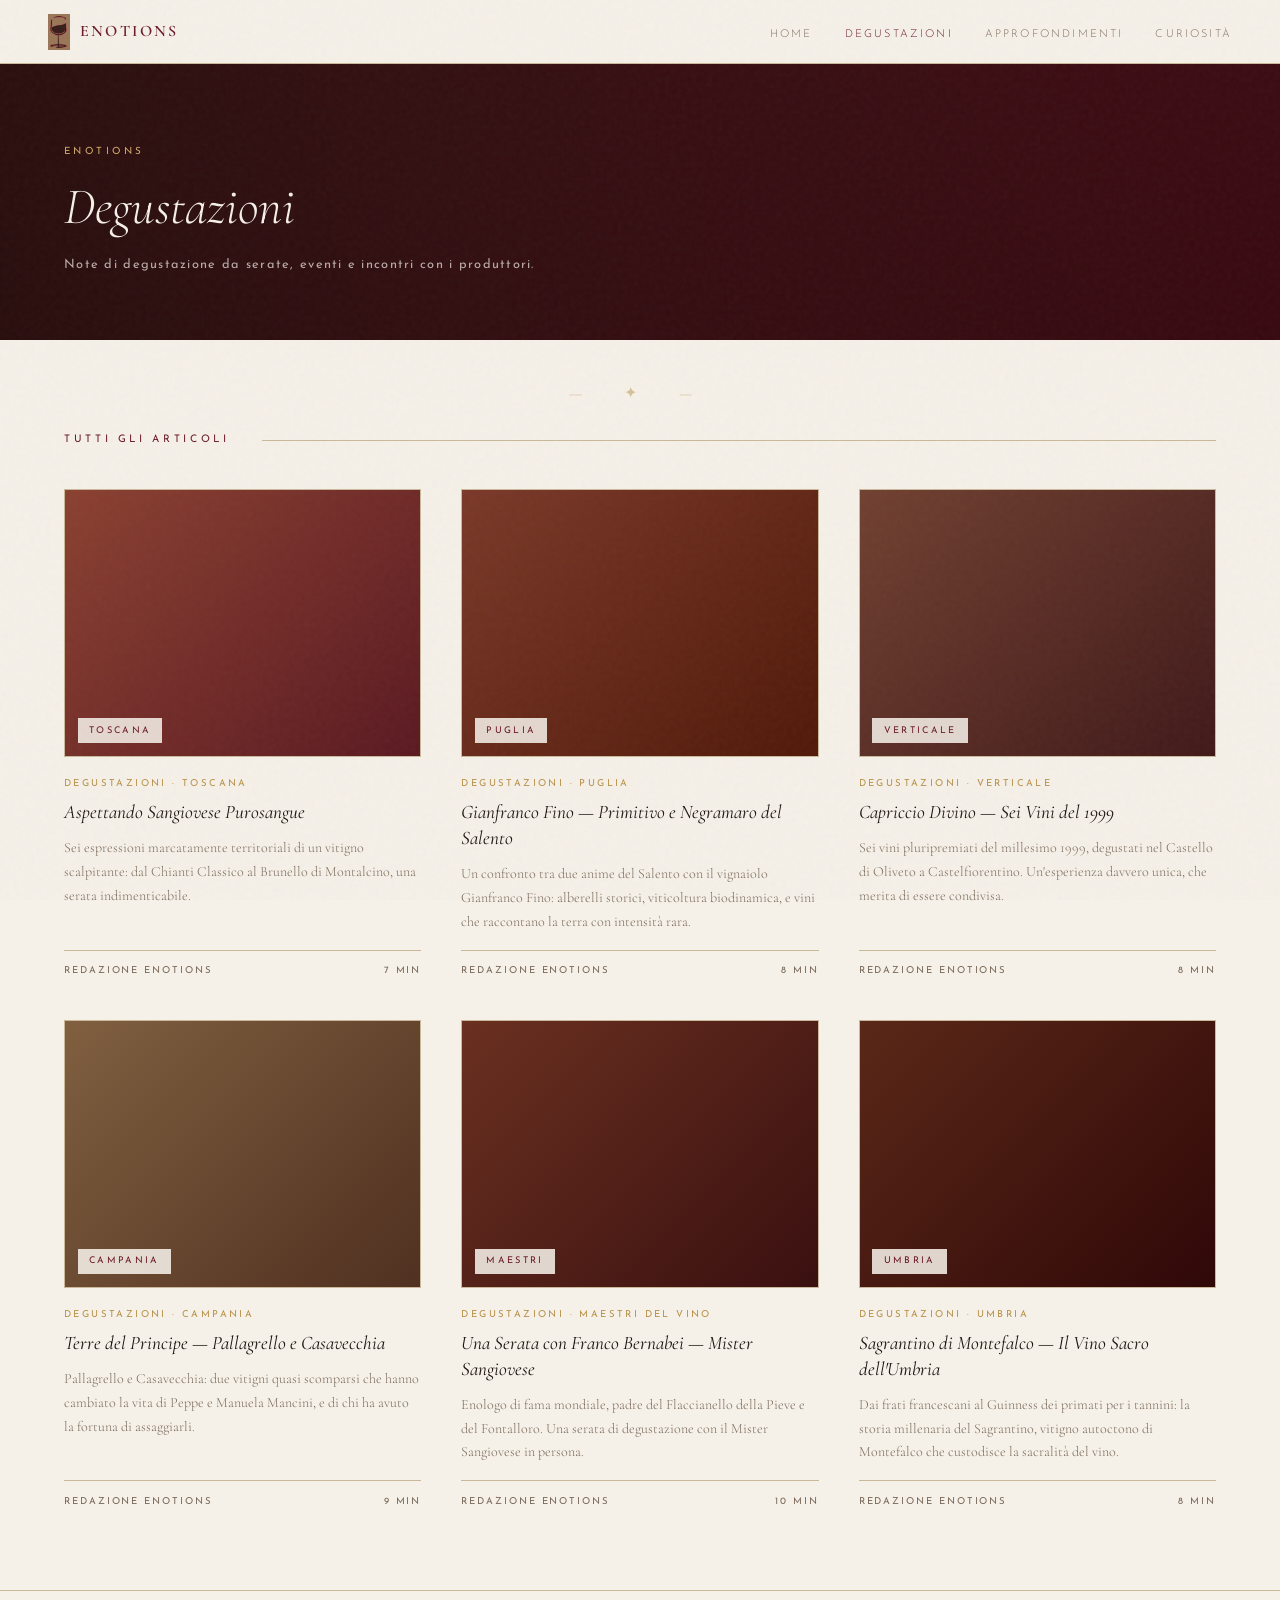
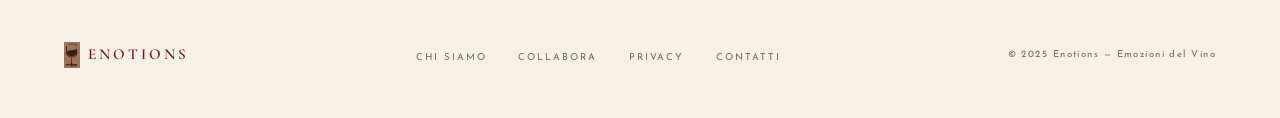
<file: degustazioni.html>
<!DOCTYPE html>
<html lang="it">
<head>
  <meta charset="UTF-8"/>
  <meta name="viewport" content="width=device-width, initial-scale=1.0"/>
  <title>Degustazioni — Enotions</title>
  <link rel="preconnect" href="https://fonts.googleapis.com"><link rel="preconnect" href="https://fonts.gstatic.com" crossorigin><link href="https://fonts.googleapis.com/css2?family=Cormorant+Garamond:ital,wght@0,300;0,400;0,600;1,300;1,400&family=Josefin+Sans:wght@200;300;400&display=swap" rel="stylesheet">
  <style>
    *, *::before, *::after { box-sizing: border-box; margin: 0; padding: 0; }
    :root {
      --cream: #f5f0e8; --parchment: #ede4d3; --wine: #6b1a2a;
      --wine-deep: #3f0e18; --gold: #b8924a; --gold-light: #d4aa6a;
      --ink: #1c1410; --muted: #7a6a5a; --border: #c9b99a;
    }
    html { scroll-behavior: smooth; }
    body { background: var(--cream); color: var(--ink); font-family: 'Cormorant Garamond', Georgia, serif; font-size: 18px; line-height: 1.7; overflow-x: hidden; }
    body::before { content: ''; position: fixed; inset: 0; background-image: url("data:image/svg+xml,%3Csvg viewBox='0 0 200 200' xmlns='http://www.w3.org/2000/svg'%3E%3Cfilter id='n'%3E%3CfeTurbulence type='fractalNoise' baseFrequency='0.85' numOctaves='4' stitchTiles='stitch'/%3E%3C/filter%3E%3Crect width='100%25' height='100%25' filter='url(%23n)' opacity='0.04'/%3E%3C/svg%3E"); pointer-events: none; z-index: 9999; }
    nav { position: fixed; top: 0; left: 0; right: 0; z-index: 100; display: flex; align-items: center; justify-content: space-between; padding: 0 3rem; height: 64px; background: var(--cream); border-bottom: 1px solid var(--border); }
    .nav-brand { display:flex; align-items:center; gap:0.6rem; text-decoration:none; }
    .nav-logo { height: 36px; width: auto; filter: invert(20%) sepia(60%) saturate(400%) hue-rotate(320deg) brightness(60%); }
    .nav-title { font-family: 'Cormorant Garamond', serif; font-size: 1rem; font-weight: 600; letter-spacing: 0.15em; text-transform: uppercase; color: var(--wine); }
    .nav-links { display: flex; gap: 2rem; list-style: none; }
    .nav-links a { font-family: 'Josefin Sans', sans-serif; font-size: 0.68rem; font-weight: 300; letter-spacing: 0.2em; text-transform: uppercase; color: var(--muted); text-decoration: none; transition: color 0.3s; }
    .nav-links a:hover, .nav-links a.active { color: var(--wine); }
    .ornament { text-align: center; padding: 2.5rem 0 1.5rem; color: var(--gold); font-size: 1rem; letter-spacing: 1.2rem; opacity: 0.5; }
    .section-header { display: flex; align-items: center; gap: 2rem; padding: 0 4rem; margin-bottom: 2.5rem; }
    .section-header h2 { font-family: 'Josefin Sans', sans-serif; font-size: 0.65rem; font-weight: 400; letter-spacing: 0.35em; text-transform: uppercase; color: var(--wine); white-space: nowrap; }
    .section-header::after { content: ''; flex: 1; height: 1px; background: var(--border); }
    .cards-section { padding: 0 4rem 5rem; }
    .cards-grid { display: grid; grid-template-columns: repeat(3, 1fr); gap: 2.5rem; }
    .cards-grid-2 { display: grid; grid-template-columns: repeat(2, 1fr); gap: 2.5rem; }
    .card { display: flex; flex-direction: column; cursor: pointer; transition: transform 0.3s; text-decoration: none; color: inherit; }
    .card:hover { transform: translateY(-4px); }
    .card-img { width: 100%; aspect-ratio: 4/3; background: var(--parchment); border: 1px solid var(--border); display: flex; align-items: center; justify-content: center; overflow: hidden; position: relative; margin-bottom: 1.2rem; }
    .card-img-label { position: absolute; bottom: 0.8rem; left: 0.8rem; font-family: 'Josefin Sans', sans-serif; font-size: 0.58rem; letter-spacing: 0.25em; text-transform: uppercase; color: var(--wine); background: rgba(245,240,232,0.88); padding: 0.3rem 0.7rem; }
    .card-tag { font-family: 'Josefin Sans', sans-serif; font-size: 0.6rem; letter-spacing: 0.25em; text-transform: uppercase; color: var(--gold); margin-bottom: 0.5rem; }
    .card h3 { font-size: 1.2rem; font-weight: 400; font-style: italic; line-height: 1.35; color: var(--ink); margin-bottom: 0.6rem; }
    .card p { font-size: 0.88rem; color: var(--muted); font-weight: 300; flex: 1; }
    .card-footer { margin-top: 1rem; padding-top: 0.8rem; border-top: 1px solid var(--border); font-family: 'Josefin Sans', sans-serif; font-size: 0.6rem; letter-spacing: 0.2em; text-transform: uppercase; color: var(--muted); display: flex; justify-content: space-between; }
    .placeholder-art { width: 100%; height: 100%; display: flex; align-items: center; justify-content: center; }
    .btn { display: inline-block; font-family: 'Josefin Sans', sans-serif; font-size: 0.65rem; letter-spacing: 0.3em; text-transform: uppercase; padding: 0.85rem 2rem; border: 1px solid var(--gold); color: var(--gold); text-decoration: none; transition: all 0.3s; cursor: pointer; background: transparent; }
    .btn:hover { background: var(--gold); color: var(--wine-deep); }
    .btn-wine { border-color: var(--wine); color: var(--wine); }
    .btn-wine:hover { background: var(--wine); color: var(--cream); }
    footer { padding: 3rem 4rem; display: flex; align-items: center; justify-content: space-between; border-top: 1px solid var(--border); }
    .footer-brand { display:flex; align-items:center; gap:0.5rem; }
    .footer-logo { height:26px; filter: invert(20%) sepia(60%) saturate(400%) hue-rotate(320deg) brightness(60%); }
    .footer-name { font-family:'Cormorant Garamond',serif; font-size:0.95rem; font-weight:600; letter-spacing:0.2em; text-transform:uppercase; color:var(--wine); }
    .footer-links { display: flex; gap: 2rem; list-style: none; }
    .footer-links a { font-family: 'Josefin Sans', sans-serif; font-size: 0.6rem; letter-spacing: 0.2em; text-transform: uppercase; color: var(--muted); text-decoration: none; transition: color 0.3s; }
    .footer-links a:hover { color: var(--wine); }
    .footer-copy { font-family: 'Josefin Sans', sans-serif; font-size: 0.6rem; letter-spacing: 0.15em; color: var(--muted); }
    .fade-up { opacity: 0; transform: translateY(24px); animation: fadeUp 0.8s ease forwards; }
    @keyframes fadeUp { to { opacity: 1; transform: translateY(0); } }
    .delay-1 { animation-delay: 0.15s; } .delay-2 { animation-delay: 0.3s; } .delay-3 { animation-delay: 0.45s; }
</style>
</head>
<body>

  <nav>
    <a class="nav-brand" href="index.html">
      <img class="nav-logo" src="[data-uri]" alt="Enotions logo">
      <span class="nav-title">Enotions</span>
    </a>
    <ul class="nav-links">
      <li><a href="index.html">Home</a></li>
      <li><a href="degustazioni.html" class="active">Degustazioni</a></li>
      <li><a href="approfondimenti.html">Approfondimenti</a></li>
      <li><a href="curiosita.html">Curiosità</a></li>
    </ul>
  </nav>


  <div style="margin-top:64px;">
    <div style="background:linear-gradient(135deg,#5a1820,#3a0810);padding:5rem 4rem 4rem;position:relative;overflow:hidden;">
      <div style="position:absolute;inset:0;background:linear-gradient(to right,rgba(20,10,5,0.7) 0%,rgba(20,10,5,0.1) 100%);"></div>
      <div style="position:relative;z-index:1;">
        <span style="font-family:'Josefin Sans',sans-serif;font-size:0.62rem;letter-spacing:0.35em;text-transform:uppercase;color:var(--gold-light);display:block;margin-bottom:1rem;">Enotions</span>
        <h1 style="font-size:clamp(2.4rem,4vw,4rem);font-weight:300;font-style:italic;color:var(--cream);line-height:1.2;margin-bottom:1rem;">Degustazioni</h1>
        <p style="font-family:'Josefin Sans',sans-serif;font-size:0.8rem;color:rgba(245,240,232,0.7);letter-spacing:0.1em;max-width:480px;">Note di degustazione da serate, eventi e incontri con i produttori.</p>
      </div>
    </div>

    <div class="ornament">— ✦ —</div>

    <div class="section-header">
      <h2>Tutti gli articoli</h2>
    </div>
    <section class="cards-section">
      <div class="cards-grid">
      <a class="card fade-up" href="sangiovese-purosangue.html">
        <div class="card-img">
          <div class="placeholder-art" style="background:linear-gradient(135deg, #8a4030, #5a1820);width:100%;height:100%;"></div>
          <span class="card-img-label">Toscana</span>
        </div>
        <span class="card-tag">Degustazioni · Toscana</span>
        <h3>Aspettando Sangiovese Purosangue</h3>
        <p>Sei espressioni marcatamente territoriali di un vitigno scalpitante: dal Chianti Classico al Brunello di Montalcino, una serata indimenticabile.</p>
        <div class="card-footer">
          <span>Redazione Enotions</span>
          <span>7 min</span>
        </div>
      </a>      <a class="card fade-up delay-2" href="gianfranco-fino.html">
        <div class="card-img">
          <div class="placeholder-art" style="background:linear-gradient(135deg, #7a3828, #501808);width:100%;height:100%;"></div>
          <span class="card-img-label">Puglia</span>
        </div>
        <span class="card-tag">Degustazioni · Puglia</span>
        <h3>Gianfranco Fino — Primitivo e Negramaro del Salento</h3>
        <p>Un confronto tra due anime del Salento con il vignaiolo Gianfranco Fino: alberelli storici, viticoltura biodinamica, e vini che raccontano la terra con intensità rara.</p>
        <div class="card-footer">
          <span>Redazione Enotions</span>
          <span>8 min</span>
        </div>
      </a>      <a class="card fade-up delay-3" href="valdelsa-1999.html">
        <div class="card-img">
          <div class="placeholder-art" style="background:linear-gradient(135deg, #704030, #401818);width:100%;height:100%;"></div>
          <span class="card-img-label">Verticale</span>
        </div>
        <span class="card-tag">Degustazioni · Verticale</span>
        <h3>Capriccio Divino — Sei Vini del 1999</h3>
        <p>Sei vini pluripremiati del millesimo 1999, degustati nel Castello di Oliveto a Castelfiorentino. Un'esperienza davvero unica, che merita di essere condivisa.</p>
        <div class="card-footer">
          <span>Redazione Enotions</span>
          <span>8 min</span>
        </div>
      </a>      <a class="card fade-up delay-1" href="terre-del-principe.html">
        <div class="card-img">
          <div class="placeholder-art" style="background:linear-gradient(135deg, #806040, #503020);width:100%;height:100%;"></div>
          <span class="card-img-label">Campania</span>
        </div>
        <span class="card-tag">Degustazioni · Campania</span>
        <h3>Terre del Principe — Pallagrello e Casavecchia</h3>
        <p>Pallagrello e Casavecchia: due vitigni quasi scomparsi che hanno cambiato la vita di Peppe e Manuela Mancini, e di chi ha avuto la fortuna di assaggiarli.</p>
        <div class="card-footer">
          <span>Redazione Enotions</span>
          <span>9 min</span>
        </div>
      </a>      <a class="card fade-up delay-2" href="franco-bernabei.html">
        <div class="card-img">
          <div class="placeholder-art" style="background:linear-gradient(135deg, #6a3020, #3a1010);width:100%;height:100%;"></div>
          <span class="card-img-label">Maestri</span>
        </div>
        <span class="card-tag">Degustazioni · Maestri del Vino</span>
        <h3>Una Serata con Franco Bernabei — Mister Sangiovese</h3>
        <p>Enologo di fama mondiale, padre del Flaccianello della Pieve e del Fontalloro. Una serata di degustazione con il Mister Sangiovese in persona.</p>
        <div class="card-footer">
          <span>Redazione Enotions</span>
          <span>10 min</span>
        </div>
      </a>      <a class="card fade-up delay-3" href="sagrantino-montefalco.html">
        <div class="card-img">
          <div class="placeholder-art" style="background:linear-gradient(135deg, #5a2818, #300808);width:100%;height:100%;"></div>
          <span class="card-img-label">Umbria</span>
        </div>
        <span class="card-tag">Degustazioni · Umbria</span>
        <h3>Sagrantino di Montefalco — Il Vino Sacro dell'Umbria</h3>
        <p>Dai frati francescani al Guinness dei primati per i tannini: la storia millenaria del Sagrantino, vitigno autoctono di Montefalco che custodisce la sacralità del vino.</p>
        <div class="card-footer">
          <span>Redazione Enotions</span>
          <span>8 min</span>
        </div>
      </a>
      </div>
    </section>
  </div>


  <footer>
    <div class="footer-brand">
      <img class="footer-logo" src="[data-uri]" alt="Enotions">
      <span class="footer-name">Enotions</span>
    </div>
    <ul class="footer-links">
      <li><a href="#">Chi siamo</a></li>
      <li><a href="#">Collabora</a></li>
      <li><a href="#">Privacy</a></li>
      <li><a href="#">Contatti</a></li>
    </ul>
    <span class="footer-copy">© 2025 Enotions — Emozioni del Vino</span>
  </footer>

</body>
</html>
</file>
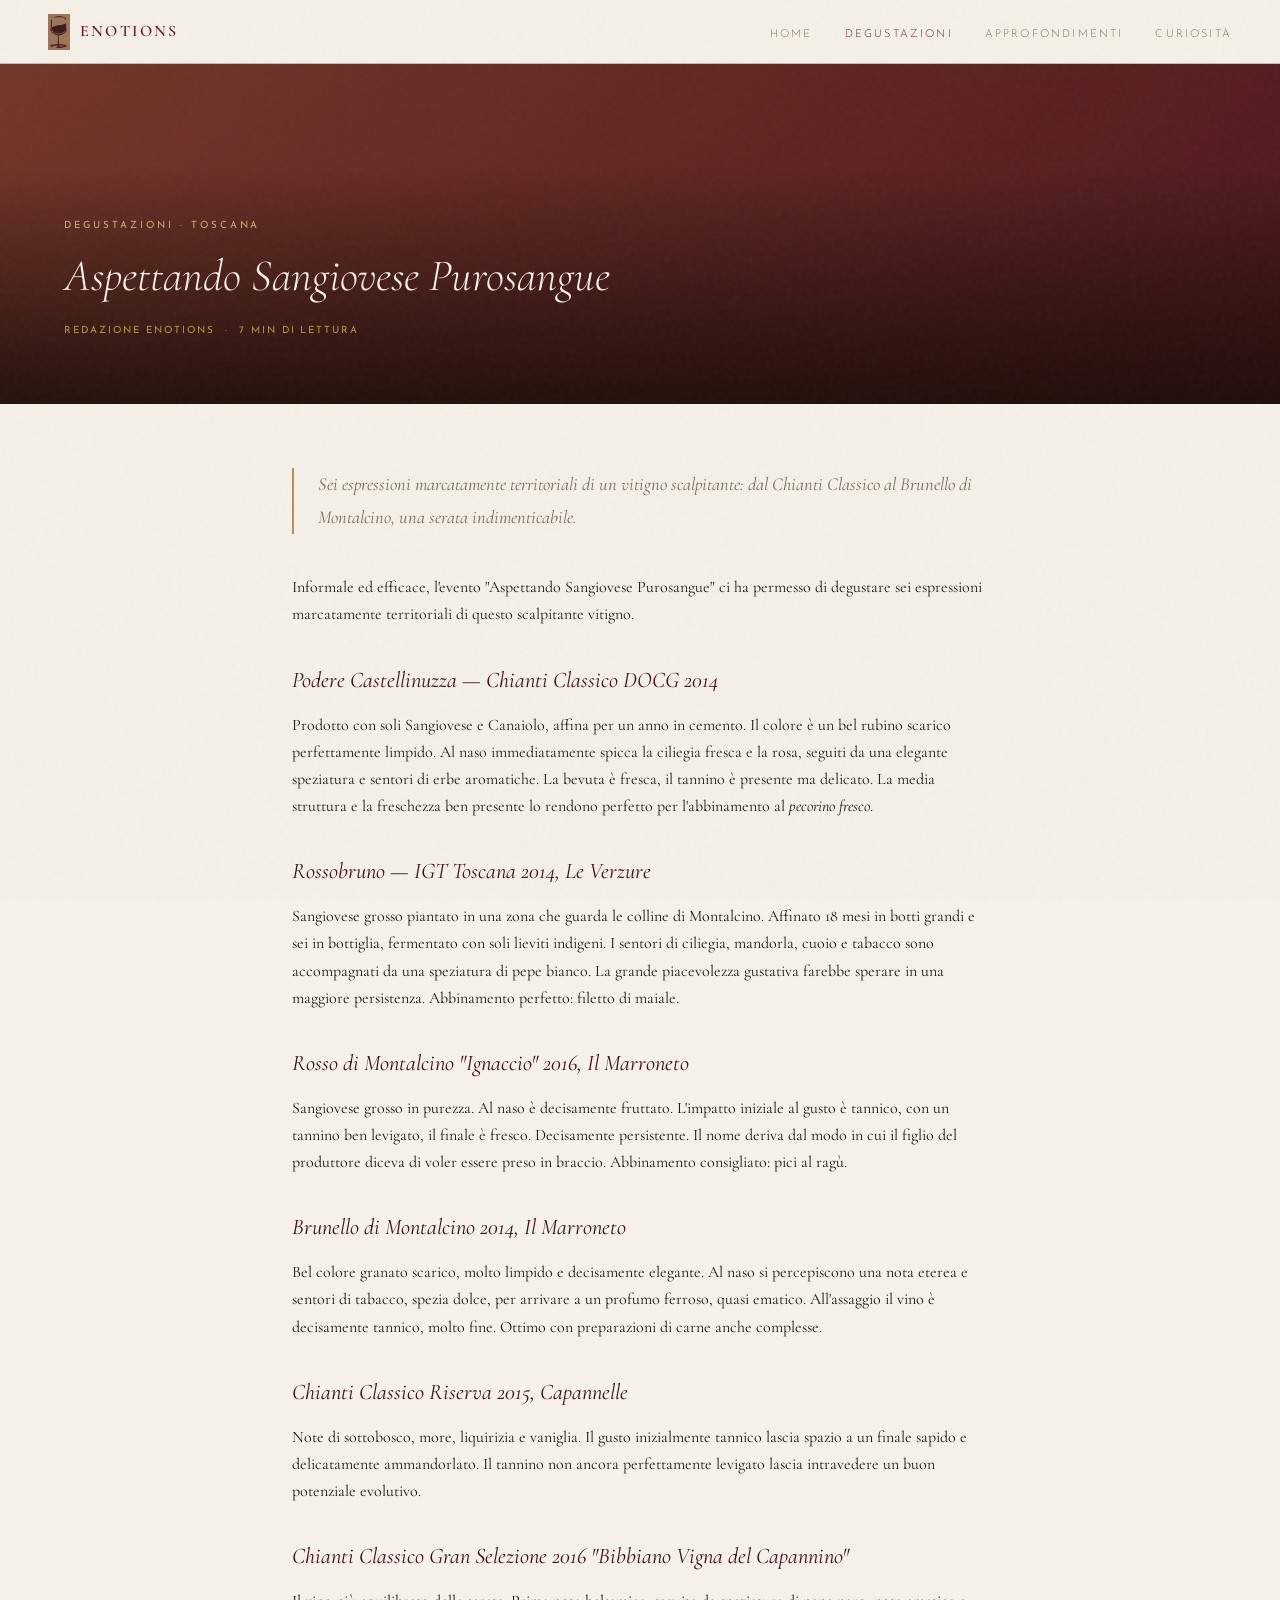
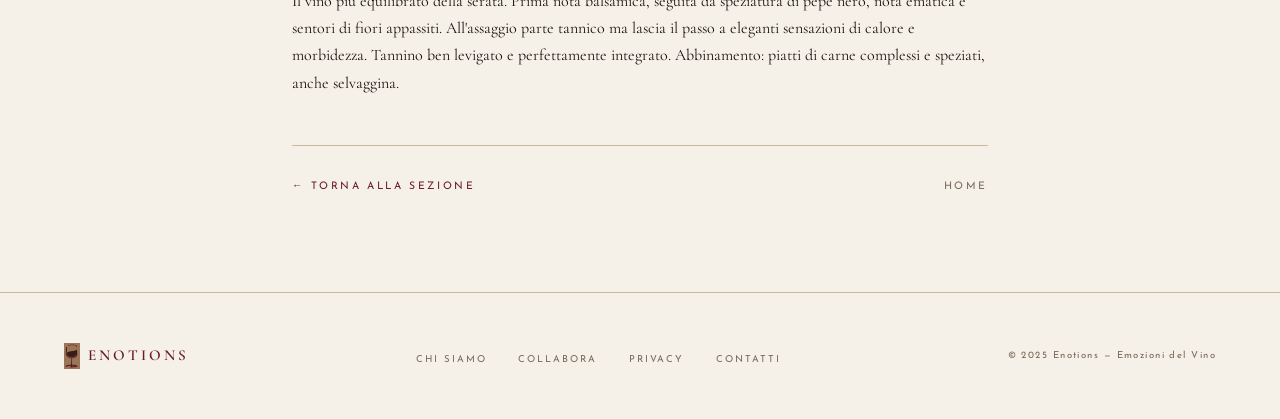
<file: sangiovese-purosangue.html>
<!DOCTYPE html>
<html lang="it">
<head>
  <meta charset="UTF-8"/>
  <meta name="viewport" content="width=device-width, initial-scale=1.0"/>
  <title>Aspettando Sangiovese Purosangue — Enotions</title>
  <link rel="preconnect" href="https://fonts.googleapis.com"><link rel="preconnect" href="https://fonts.gstatic.com" crossorigin><link href="https://fonts.googleapis.com/css2?family=Cormorant+Garamond:ital,wght@0,300;0,400;0,600;1,300;1,400&family=Josefin+Sans:wght@200;300;400&display=swap" rel="stylesheet">
  <style>
    *, *::before, *::after { box-sizing: border-box; margin: 0; padding: 0; }
    :root {
      --cream: #f5f0e8; --parchment: #ede4d3; --wine: #6b1a2a;
      --wine-deep: #3f0e18; --gold: #b8924a; --gold-light: #d4aa6a;
      --ink: #1c1410; --muted: #7a6a5a; --border: #c9b99a;
    }
    html { scroll-behavior: smooth; }
    body { background: var(--cream); color: var(--ink); font-family: 'Cormorant Garamond', Georgia, serif; font-size: 18px; line-height: 1.7; overflow-x: hidden; }
    body::before { content: ''; position: fixed; inset: 0; background-image: url("data:image/svg+xml,%3Csvg viewBox='0 0 200 200' xmlns='http://www.w3.org/2000/svg'%3E%3Cfilter id='n'%3E%3CfeTurbulence type='fractalNoise' baseFrequency='0.85' numOctaves='4' stitchTiles='stitch'/%3E%3C/filter%3E%3Crect width='100%25' height='100%25' filter='url(%23n)' opacity='0.04'/%3E%3C/svg%3E"); pointer-events: none; z-index: 9999; }
    nav { position: fixed; top: 0; left: 0; right: 0; z-index: 100; display: flex; align-items: center; justify-content: space-between; padding: 0 3rem; height: 64px; background: var(--cream); border-bottom: 1px solid var(--border); }
    .nav-brand { display:flex; align-items:center; gap:0.6rem; text-decoration:none; }
    .nav-logo { height: 36px; width: auto; filter: invert(20%) sepia(60%) saturate(400%) hue-rotate(320deg) brightness(60%); }
    .nav-title { font-family: 'Cormorant Garamond', serif; font-size: 1rem; font-weight: 600; letter-spacing: 0.15em; text-transform: uppercase; color: var(--wine); }
    .nav-links { display: flex; gap: 2rem; list-style: none; }
    .nav-links a { font-family: 'Josefin Sans', sans-serif; font-size: 0.68rem; font-weight: 300; letter-spacing: 0.2em; text-transform: uppercase; color: var(--muted); text-decoration: none; transition: color 0.3s; }
    .nav-links a:hover, .nav-links a.active { color: var(--wine); }
    .ornament { text-align: center; padding: 2.5rem 0 1.5rem; color: var(--gold); font-size: 1rem; letter-spacing: 1.2rem; opacity: 0.5; }
    .section-header { display: flex; align-items: center; gap: 2rem; padding: 0 4rem; margin-bottom: 2.5rem; }
    .section-header h2 { font-family: 'Josefin Sans', sans-serif; font-size: 0.65rem; font-weight: 400; letter-spacing: 0.35em; text-transform: uppercase; color: var(--wine); white-space: nowrap; }
    .section-header::after { content: ''; flex: 1; height: 1px; background: var(--border); }
    .cards-section { padding: 0 4rem 5rem; }
    .cards-grid { display: grid; grid-template-columns: repeat(3, 1fr); gap: 2.5rem; }
    .cards-grid-2 { display: grid; grid-template-columns: repeat(2, 1fr); gap: 2.5rem; }
    .card { display: flex; flex-direction: column; cursor: pointer; transition: transform 0.3s; text-decoration: none; color: inherit; }
    .card:hover { transform: translateY(-4px); }
    .card-img { width: 100%; aspect-ratio: 4/3; background: var(--parchment); border: 1px solid var(--border); display: flex; align-items: center; justify-content: center; overflow: hidden; position: relative; margin-bottom: 1.2rem; }
    .card-img-label { position: absolute; bottom: 0.8rem; left: 0.8rem; font-family: 'Josefin Sans', sans-serif; font-size: 0.58rem; letter-spacing: 0.25em; text-transform: uppercase; color: var(--wine); background: rgba(245,240,232,0.88); padding: 0.3rem 0.7rem; }
    .card-tag { font-family: 'Josefin Sans', sans-serif; font-size: 0.6rem; letter-spacing: 0.25em; text-transform: uppercase; color: var(--gold); margin-bottom: 0.5rem; }
    .card h3 { font-size: 1.2rem; font-weight: 400; font-style: italic; line-height: 1.35; color: var(--ink); margin-bottom: 0.6rem; }
    .card p { font-size: 0.88rem; color: var(--muted); font-weight: 300; flex: 1; }
    .card-footer { margin-top: 1rem; padding-top: 0.8rem; border-top: 1px solid var(--border); font-family: 'Josefin Sans', sans-serif; font-size: 0.6rem; letter-spacing: 0.2em; text-transform: uppercase; color: var(--muted); display: flex; justify-content: space-between; }
    .placeholder-art { width: 100%; height: 100%; display: flex; align-items: center; justify-content: center; }
    .btn { display: inline-block; font-family: 'Josefin Sans', sans-serif; font-size: 0.65rem; letter-spacing: 0.3em; text-transform: uppercase; padding: 0.85rem 2rem; border: 1px solid var(--gold); color: var(--gold); text-decoration: none; transition: all 0.3s; cursor: pointer; background: transparent; }
    .btn:hover { background: var(--gold); color: var(--wine-deep); }
    .btn-wine { border-color: var(--wine); color: var(--wine); }
    .btn-wine:hover { background: var(--wine); color: var(--cream); }
    footer { padding: 3rem 4rem; display: flex; align-items: center; justify-content: space-between; border-top: 1px solid var(--border); }
    .footer-brand { display:flex; align-items:center; gap:0.5rem; }
    .footer-logo { height:26px; filter: invert(20%) sepia(60%) saturate(400%) hue-rotate(320deg) brightness(60%); }
    .footer-name { font-family:'Cormorant Garamond',serif; font-size:0.95rem; font-weight:600; letter-spacing:0.2em; text-transform:uppercase; color:var(--wine); }
    .footer-links { display: flex; gap: 2rem; list-style: none; }
    .footer-links a { font-family: 'Josefin Sans', sans-serif; font-size: 0.6rem; letter-spacing: 0.2em; text-transform: uppercase; color: var(--muted); text-decoration: none; transition: color 0.3s; }
    .footer-links a:hover { color: var(--wine); }
    .footer-copy { font-family: 'Josefin Sans', sans-serif; font-size: 0.6rem; letter-spacing: 0.15em; color: var(--muted); }
    .fade-up { opacity: 0; transform: translateY(24px); animation: fadeUp 0.8s ease forwards; }
    @keyframes fadeUp { to { opacity: 1; transform: translateY(0); } }
    .delay-1 { animation-delay: 0.15s; } .delay-2 { animation-delay: 0.3s; } .delay-3 { animation-delay: 0.45s; }
</style>
</head>
<body>

  <nav>
    <a class="nav-brand" href="index.html">
      <img class="nav-logo" src="[data-uri]" alt="Enotions logo">
      <span class="nav-title">Enotions</span>
    </a>
    <ul class="nav-links">
      <li><a href="index.html">Home</a></li>
      <li><a href="degustazioni.html" class="active">Degustazioni</a></li>
      <li><a href="approfondimenti.html">Approfondimenti</a></li>
      <li><a href="curiosita.html">Curiosità</a></li>
    </ul>
  </nav>


  <div style="margin-top:64px;">
    <!-- Article Hero -->
    <div style="background:linear-gradient(135deg, #8a4030, #5a1820);min-height:340px;display:flex;align-items:flex-end;padding:4rem;position:relative;overflow:hidden;">
      <div style="position:absolute;inset:0;background:linear-gradient(to top,rgba(20,10,5,0.85) 0%,rgba(20,10,5,0.2) 70%);"></div>
      <div style="position:relative;z-index:1;max-width:760px;">
        <span style="font-family:'Josefin Sans',sans-serif;font-size:0.62rem;letter-spacing:0.3em;text-transform:uppercase;color:var(--gold-light);">Degustazioni · Toscana</span>
        <h1 style="font-size:clamp(1.8rem,3.5vw,3rem);font-weight:300;font-style:italic;color:var(--cream);line-height:1.2;margin:0.8rem 0 1.2rem;">Aspettando Sangiovese Purosangue</h1>
        <div style="font-family:'Josefin Sans',sans-serif;font-size:0.62rem;letter-spacing:0.2em;text-transform:uppercase;color:var(--gold);">
          Redazione Enotions &nbsp;·&nbsp; 7 min di lettura
        </div>
      </div>
    </div>

    <!-- Article Body -->
    <div style="max-width:760px;margin:0 auto;padding:4rem 2rem 6rem;">
      <p style="font-size:1.15rem;font-style:italic;color:var(--muted);border-left:2px solid var(--gold);padding-left:1.5rem;margin-bottom:2.5rem;line-height:1.8;">Sei espressioni marcatamente territoriali di un vitigno scalpitante: dal Chianti Classico al Brunello di Montalcino, una serata indimenticabile.</p>
      <div class="article-body">
        <p>Informale ed efficace, l'evento "Aspettando Sangiovese Purosangue" ci ha permesso di degustare sei espressioni marcatamente territoriali di questo scalpitante vitigno.</p>
<h3>Podere Castellinuzza — Chianti Classico DOCG 2014</h3>
<p>Prodotto con soli Sangiovese e Canaiolo, affina per un anno in cemento. Il colore è un bel rubino scarico perfettamente limpido. Al naso immediatamente spicca la ciliegia fresca e la rosa, seguiti da una elegante speziatura e sentori di erbe aromatiche. La bevuta è fresca, il tannino è presente ma delicato. La media struttura e la freschezza ben presente lo rendono perfetto per l'abbinamento al <em>pecorino fresco</em>.</p>
<h3>Rossobruno — IGT Toscana 2014, Le Verzure</h3>
<p>Sangiovese grosso piantato in una zona che guarda le colline di Montalcino. Affinato 18 mesi in botti grandi e sei in bottiglia, fermentato con soli lieviti indigeni. I sentori di ciliegia, mandorla, cuoio e tabacco sono accompagnati da una speziatura di pepe bianco. La grande piacevolezza gustativa farebbe sperare in una maggiore persistenza. Abbinamento perfetto: filetto di maiale.</p>
<h3>Rosso di Montalcino "Ignaccio" 2016, Il Marroneto</h3>
<p>Sangiovese grosso in purezza. Al naso è decisamente fruttato. L'impatto iniziale al gusto è tannico, con un tannino ben levigato, il finale è fresco. Decisamente persistente. Il nome deriva dal modo in cui il figlio del produttore diceva di voler essere preso in braccio. Abbinamento consigliato: pici al ragù.</p>
<h3>Brunello di Montalcino 2014, Il Marroneto</h3>
<p>Bel colore granato scarico, molto limpido e decisamente elegante. Al naso si percepiscono una nota eterea e sentori di tabacco, spezia dolce, per arrivare a un profumo ferroso, quasi ematico. All'assaggio il vino è decisamente tannico, molto fine. Ottimo con preparazioni di carne anche complesse.</p>
<h3>Chianti Classico Riserva 2015, Capannelle</h3>
<p>Note di sottobosco, more, liquirizia e vaniglia. Il gusto inizialmente tannico lascia spazio a un finale sapido e delicatamente ammandorlato. Il tannino non ancora perfettamente levigato lascia intravedere un buon potenziale evolutivo.</p>
<h3>Chianti Classico Gran Selezione 2016 "Bibbiano Vigna del Capannino"</h3>
<p>Il vino più equilibrato della serata. Prima nota balsamica, seguita da speziatura di pepe nero, nota ematica e sentori di fiori appassiti. All'assaggio parte tannico ma lascia il passo a eleganti sensazioni di calore e morbidezza. Tannino ben levigato e perfettamente integrato. Abbinamento: piatti di carne complessi e speziati, anche selvaggina.</p>
      </div>
      <div style="margin-top:3rem;padding-top:2rem;border-top:1px solid var(--border);display:flex;justify-content:space-between;align-items:center;">
        <a href="degustazioni.html" style="font-family:'Josefin Sans',sans-serif;font-size:0.65rem;letter-spacing:0.25em;text-transform:uppercase;color:var(--wine);text-decoration:none;">← Torna alla sezione</a>
        <a href="index.html" style="font-family:'Josefin Sans',sans-serif;font-size:0.65rem;letter-spacing:0.25em;text-transform:uppercase;color:var(--muted);text-decoration:none;">Home</a>
      </div>
    </div>
  </div>

  <style>
    .article-body h3 { font-family:'Cormorant Garamond',serif; font-size:1.4rem; font-weight:400; color:var(--wine-deep); margin:2rem 0 0.8rem; font-style:italic; }
    .article-body p { margin-bottom:1.3rem; color:var(--ink); font-size:1rem; }
    .article-body strong { color:var(--wine-deep); font-weight:600; }
    .article-body em { font-style:italic; }
  </style>


  <footer>
    <div class="footer-brand">
      <img class="footer-logo" src="[data-uri]" alt="Enotions">
      <span class="footer-name">Enotions</span>
    </div>
    <ul class="footer-links">
      <li><a href="#">Chi siamo</a></li>
      <li><a href="#">Collabora</a></li>
      <li><a href="#">Privacy</a></li>
      <li><a href="#">Contatti</a></li>
    </ul>
    <span class="footer-copy">© 2025 Enotions — Emozioni del Vino</span>
  </footer>

</body>
</html>
</file>
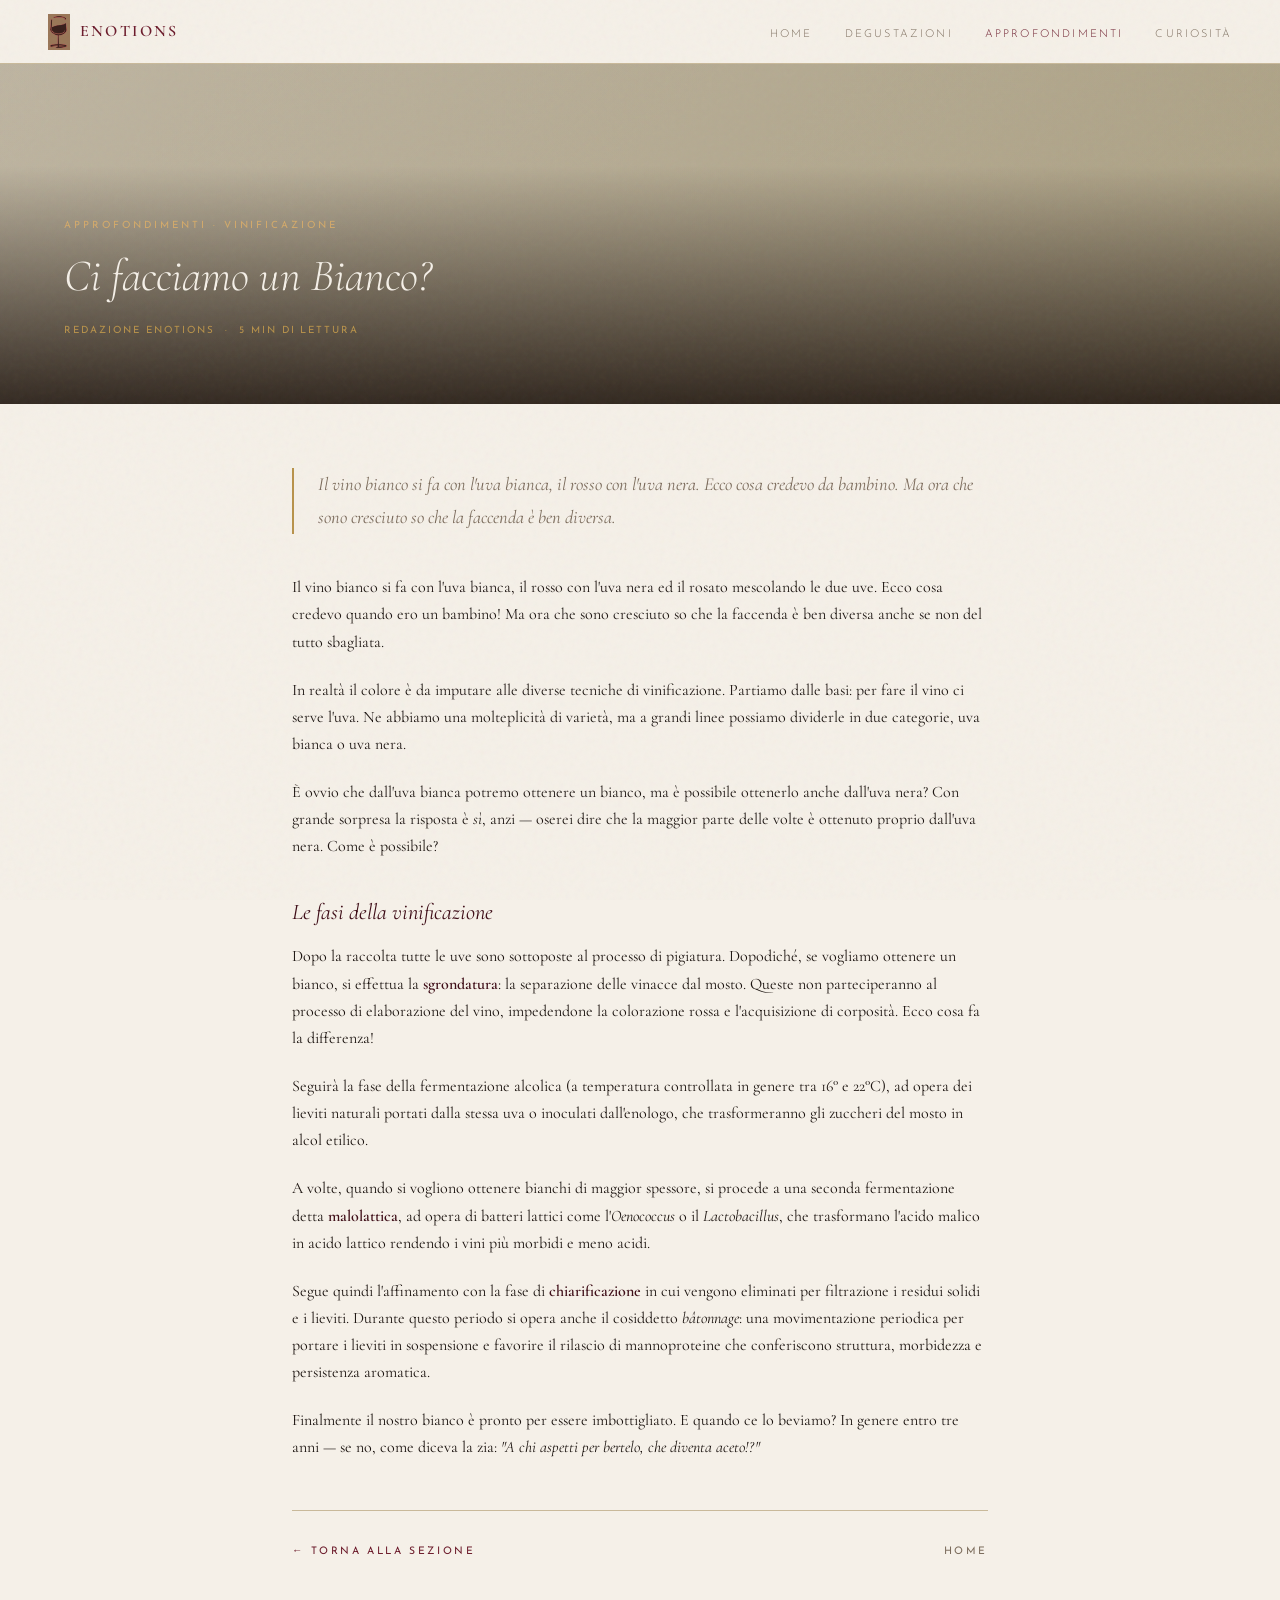
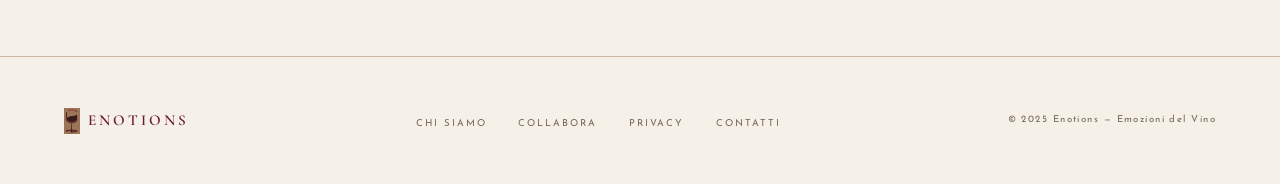
<file: vino-bianco.html>
<!DOCTYPE html>
<html lang="it">
<head>
  <meta charset="UTF-8"/>
  <meta name="viewport" content="width=device-width, initial-scale=1.0"/>
  <title>Ci facciamo un Bianco? — Enotions</title>
  <link rel="preconnect" href="https://fonts.googleapis.com"><link rel="preconnect" href="https://fonts.gstatic.com" crossorigin><link href="https://fonts.googleapis.com/css2?family=Cormorant+Garamond:ital,wght@0,300;0,400;0,600;1,300;1,400&family=Josefin+Sans:wght@200;300;400&display=swap" rel="stylesheet">
  <style>
    *, *::before, *::after { box-sizing: border-box; margin: 0; padding: 0; }
    :root {
      --cream: #f5f0e8; --parchment: #ede4d3; --wine: #6b1a2a;
      --wine-deep: #3f0e18; --gold: #b8924a; --gold-light: #d4aa6a;
      --ink: #1c1410; --muted: #7a6a5a; --border: #c9b99a;
    }
    html { scroll-behavior: smooth; }
    body { background: var(--cream); color: var(--ink); font-family: 'Cormorant Garamond', Georgia, serif; font-size: 18px; line-height: 1.7; overflow-x: hidden; }
    body::before { content: ''; position: fixed; inset: 0; background-image: url("data:image/svg+xml,%3Csvg viewBox='0 0 200 200' xmlns='http://www.w3.org/2000/svg'%3E%3Cfilter id='n'%3E%3CfeTurbulence type='fractalNoise' baseFrequency='0.85' numOctaves='4' stitchTiles='stitch'/%3E%3C/filter%3E%3Crect width='100%25' height='100%25' filter='url(%23n)' opacity='0.04'/%3E%3C/svg%3E"); pointer-events: none; z-index: 9999; }
    nav { position: fixed; top: 0; left: 0; right: 0; z-index: 100; display: flex; align-items: center; justify-content: space-between; padding: 0 3rem; height: 64px; background: var(--cream); border-bottom: 1px solid var(--border); }
    .nav-brand { display:flex; align-items:center; gap:0.6rem; text-decoration:none; }
    .nav-logo { height: 36px; width: auto; filter: invert(20%) sepia(60%) saturate(400%) hue-rotate(320deg) brightness(60%); }
    .nav-title { font-family: 'Cormorant Garamond', serif; font-size: 1rem; font-weight: 600; letter-spacing: 0.15em; text-transform: uppercase; color: var(--wine); }
    .nav-links { display: flex; gap: 2rem; list-style: none; }
    .nav-links a { font-family: 'Josefin Sans', sans-serif; font-size: 0.68rem; font-weight: 300; letter-spacing: 0.2em; text-transform: uppercase; color: var(--muted); text-decoration: none; transition: color 0.3s; }
    .nav-links a:hover, .nav-links a.active { color: var(--wine); }
    .ornament { text-align: center; padding: 2.5rem 0 1.5rem; color: var(--gold); font-size: 1rem; letter-spacing: 1.2rem; opacity: 0.5; }
    .section-header { display: flex; align-items: center; gap: 2rem; padding: 0 4rem; margin-bottom: 2.5rem; }
    .section-header h2 { font-family: 'Josefin Sans', sans-serif; font-size: 0.65rem; font-weight: 400; letter-spacing: 0.35em; text-transform: uppercase; color: var(--wine); white-space: nowrap; }
    .section-header::after { content: ''; flex: 1; height: 1px; background: var(--border); }
    .cards-section { padding: 0 4rem 5rem; }
    .cards-grid { display: grid; grid-template-columns: repeat(3, 1fr); gap: 2.5rem; }
    .cards-grid-2 { display: grid; grid-template-columns: repeat(2, 1fr); gap: 2.5rem; }
    .card { display: flex; flex-direction: column; cursor: pointer; transition: transform 0.3s; text-decoration: none; color: inherit; }
    .card:hover { transform: translateY(-4px); }
    .card-img { width: 100%; aspect-ratio: 4/3; background: var(--parchment); border: 1px solid var(--border); display: flex; align-items: center; justify-content: center; overflow: hidden; position: relative; margin-bottom: 1.2rem; }
    .card-img-label { position: absolute; bottom: 0.8rem; left: 0.8rem; font-family: 'Josefin Sans', sans-serif; font-size: 0.58rem; letter-spacing: 0.25em; text-transform: uppercase; color: var(--wine); background: rgba(245,240,232,0.88); padding: 0.3rem 0.7rem; }
    .card-tag { font-family: 'Josefin Sans', sans-serif; font-size: 0.6rem; letter-spacing: 0.25em; text-transform: uppercase; color: var(--gold); margin-bottom: 0.5rem; }
    .card h3 { font-size: 1.2rem; font-weight: 400; font-style: italic; line-height: 1.35; color: var(--ink); margin-bottom: 0.6rem; }
    .card p { font-size: 0.88rem; color: var(--muted); font-weight: 300; flex: 1; }
    .card-footer { margin-top: 1rem; padding-top: 0.8rem; border-top: 1px solid var(--border); font-family: 'Josefin Sans', sans-serif; font-size: 0.6rem; letter-spacing: 0.2em; text-transform: uppercase; color: var(--muted); display: flex; justify-content: space-between; }
    .placeholder-art { width: 100%; height: 100%; display: flex; align-items: center; justify-content: center; }
    .btn { display: inline-block; font-family: 'Josefin Sans', sans-serif; font-size: 0.65rem; letter-spacing: 0.3em; text-transform: uppercase; padding: 0.85rem 2rem; border: 1px solid var(--gold); color: var(--gold); text-decoration: none; transition: all 0.3s; cursor: pointer; background: transparent; }
    .btn:hover { background: var(--gold); color: var(--wine-deep); }
    .btn-wine { border-color: var(--wine); color: var(--wine); }
    .btn-wine:hover { background: var(--wine); color: var(--cream); }
    footer { padding: 3rem 4rem; display: flex; align-items: center; justify-content: space-between; border-top: 1px solid var(--border); }
    .footer-brand { display:flex; align-items:center; gap:0.5rem; }
    .footer-logo { height:26px; filter: invert(20%) sepia(60%) saturate(400%) hue-rotate(320deg) brightness(60%); }
    .footer-name { font-family:'Cormorant Garamond',serif; font-size:0.95rem; font-weight:600; letter-spacing:0.2em; text-transform:uppercase; color:var(--wine); }
    .footer-links { display: flex; gap: 2rem; list-style: none; }
    .footer-links a { font-family: 'Josefin Sans', sans-serif; font-size: 0.6rem; letter-spacing: 0.2em; text-transform: uppercase; color: var(--muted); text-decoration: none; transition: color 0.3s; }
    .footer-links a:hover { color: var(--wine); }
    .footer-copy { font-family: 'Josefin Sans', sans-serif; font-size: 0.6rem; letter-spacing: 0.15em; color: var(--muted); }
    .fade-up { opacity: 0; transform: translateY(24px); animation: fadeUp 0.8s ease forwards; }
    @keyframes fadeUp { to { opacity: 1; transform: translateY(0); } }
    .delay-1 { animation-delay: 0.15s; } .delay-2 { animation-delay: 0.3s; } .delay-3 { animation-delay: 0.45s; }
</style>
</head>
<body>

  <nav>
    <a class="nav-brand" href="index.html">
      <img class="nav-logo" src="[data-uri]" alt="Enotions logo">
      <span class="nav-title">Enotions</span>
    </a>
    <ul class="nav-links">
      <li><a href="index.html">Home</a></li>
      <li><a href="degustazioni.html">Degustazioni</a></li>
      <li><a href="approfondimenti.html" class="active">Approfondimenti</a></li>
      <li><a href="curiosita.html">Curiosità</a></li>
    </ul>
  </nav>


  <div style="margin-top:64px;">
    <!-- Article Hero -->
    <div style="background:linear-gradient(135deg, #e8dfc8, #d0c4a0);min-height:340px;display:flex;align-items:flex-end;padding:4rem;position:relative;overflow:hidden;">
      <div style="position:absolute;inset:0;background:linear-gradient(to top,rgba(20,10,5,0.85) 0%,rgba(20,10,5,0.2) 70%);"></div>
      <div style="position:relative;z-index:1;max-width:760px;">
        <span style="font-family:'Josefin Sans',sans-serif;font-size:0.62rem;letter-spacing:0.3em;text-transform:uppercase;color:var(--gold-light);">Approfondimenti · Vinificazione</span>
        <h1 style="font-size:clamp(1.8rem,3.5vw,3rem);font-weight:300;font-style:italic;color:var(--cream);line-height:1.2;margin:0.8rem 0 1.2rem;">Ci facciamo un Bianco?</h1>
        <div style="font-family:'Josefin Sans',sans-serif;font-size:0.62rem;letter-spacing:0.2em;text-transform:uppercase;color:var(--gold);">
          Redazione Enotions &nbsp;·&nbsp; 5 min di lettura
        </div>
      </div>
    </div>

    <!-- Article Body -->
    <div style="max-width:760px;margin:0 auto;padding:4rem 2rem 6rem;">
      <p style="font-size:1.15rem;font-style:italic;color:var(--muted);border-left:2px solid var(--gold);padding-left:1.5rem;margin-bottom:2.5rem;line-height:1.8;">Il vino bianco si fa con l'uva bianca, il rosso con l'uva nera. Ecco cosa credevo da bambino. Ma ora che sono cresciuto so che la faccenda è ben diversa.</p>
      <div class="article-body">
        <p>Il vino bianco si fa con l'uva bianca, il rosso con l'uva nera ed il rosato mescolando le due uve. Ecco cosa credevo quando ero un bambino! Ma ora che sono cresciuto so che la faccenda è ben diversa anche se non del tutto sbagliata.</p>
<p>In realtà il colore è da imputare alle diverse tecniche di vinificazione. Partiamo dalle basi: per fare il vino ci serve l'uva. Ne abbiamo una molteplicità di varietà, ma a grandi linee possiamo dividerle in due categorie, uva bianca o uva nera.</p>
<p>È ovvio che dall'uva bianca potremo ottenere un bianco, ma è possibile ottenerlo anche dall'uva nera? Con grande sorpresa la risposta è <em>sì</em>, anzi — oserei dire che la maggior parte delle volte è ottenuto proprio dall'uva nera. Come è possibile?</p>
<h3>Le fasi della vinificazione</h3>
<p>Dopo la raccolta tutte le uve sono sottoposte al processo di pigiatura. Dopodiché, se vogliamo ottenere un bianco, si effettua la <strong>sgrondatura</strong>: la separazione delle vinacce dal mosto. Queste non parteciperanno al processo di elaborazione del vino, impedendone la colorazione rossa e l'acquisizione di corposità. Ecco cosa fa la differenza!</p>
<p>Seguirà la fase della fermentazione alcolica (a temperatura controllata in genere tra 16° e 22°C), ad opera dei lieviti naturali portati dalla stessa uva o inoculati dall'enologo, che trasformeranno gli zuccheri del mosto in alcol etilico.</p>
<p>A volte, quando si vogliono ottenere bianchi di maggior spessore, si procede a una seconda fermentazione detta <strong>malolattica</strong>, ad opera di batteri lattici come l'<em>Oenococcus</em> o il <em>Lactobacillus</em>, che trasformano l'acido malico in acido lattico rendendo i vini più morbidi e meno acidi.</p>
<p>Segue quindi l'affinamento con la fase di <strong>chiarificazione</strong> in cui vengono eliminati per filtrazione i residui solidi e i lieviti. Durante questo periodo si opera anche il cosiddetto <em>bâtonnage</em>: una movimentazione periodica per portare i lieviti in sospensione e favorire il rilascio di mannoproteine che conferiscono struttura, morbidezza e persistenza aromatica.</p>
<p>Finalmente il nostro bianco è pronto per essere imbottigliato. E quando ce lo beviamo? In genere entro tre anni — se no, come diceva la zia: <em>"A chi aspetti per bertelo, che diventa aceto!?"</em></p>
      </div>
      <div style="margin-top:3rem;padding-top:2rem;border-top:1px solid var(--border);display:flex;justify-content:space-between;align-items:center;">
        <a href="approfondimenti.html" style="font-family:'Josefin Sans',sans-serif;font-size:0.65rem;letter-spacing:0.25em;text-transform:uppercase;color:var(--wine);text-decoration:none;">← Torna alla sezione</a>
        <a href="index.html" style="font-family:'Josefin Sans',sans-serif;font-size:0.65rem;letter-spacing:0.25em;text-transform:uppercase;color:var(--muted);text-decoration:none;">Home</a>
      </div>
    </div>
  </div>

  <style>
    .article-body h3 { font-family:'Cormorant Garamond',serif; font-size:1.4rem; font-weight:400; color:var(--wine-deep); margin:2rem 0 0.8rem; font-style:italic; }
    .article-body p { margin-bottom:1.3rem; color:var(--ink); font-size:1rem; }
    .article-body strong { color:var(--wine-deep); font-weight:600; }
    .article-body em { font-style:italic; }
  </style>


  <footer>
    <div class="footer-brand">
      <img class="footer-logo" src="[data-uri]" alt="Enotions">
      <span class="footer-name">Enotions</span>
    </div>
    <ul class="footer-links">
      <li><a href="#">Chi siamo</a></li>
      <li><a href="#">Collabora</a></li>
      <li><a href="#">Privacy</a></li>
      <li><a href="#">Contatti</a></li>
    </ul>
    <span class="footer-copy">© 2025 Enotions — Emozioni del Vino</span>
  </footer>

</body>
</html>
</file>
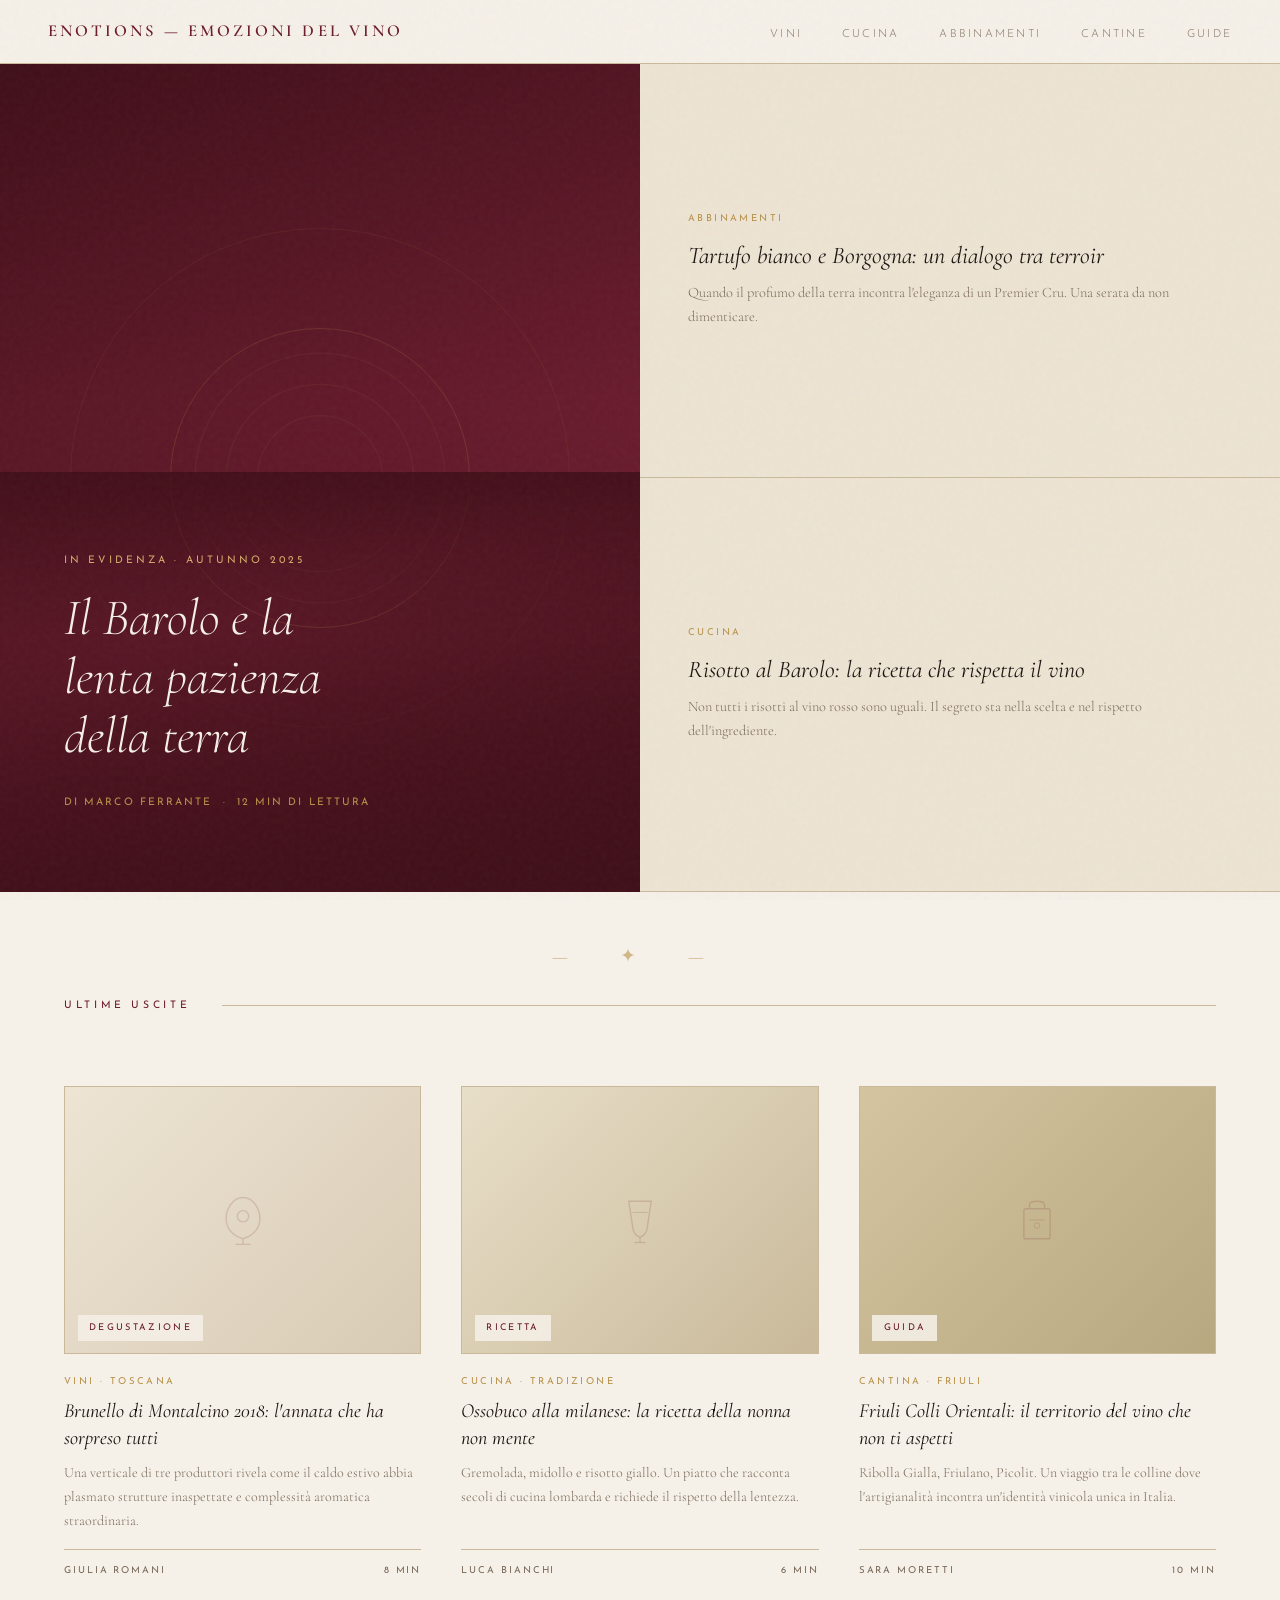
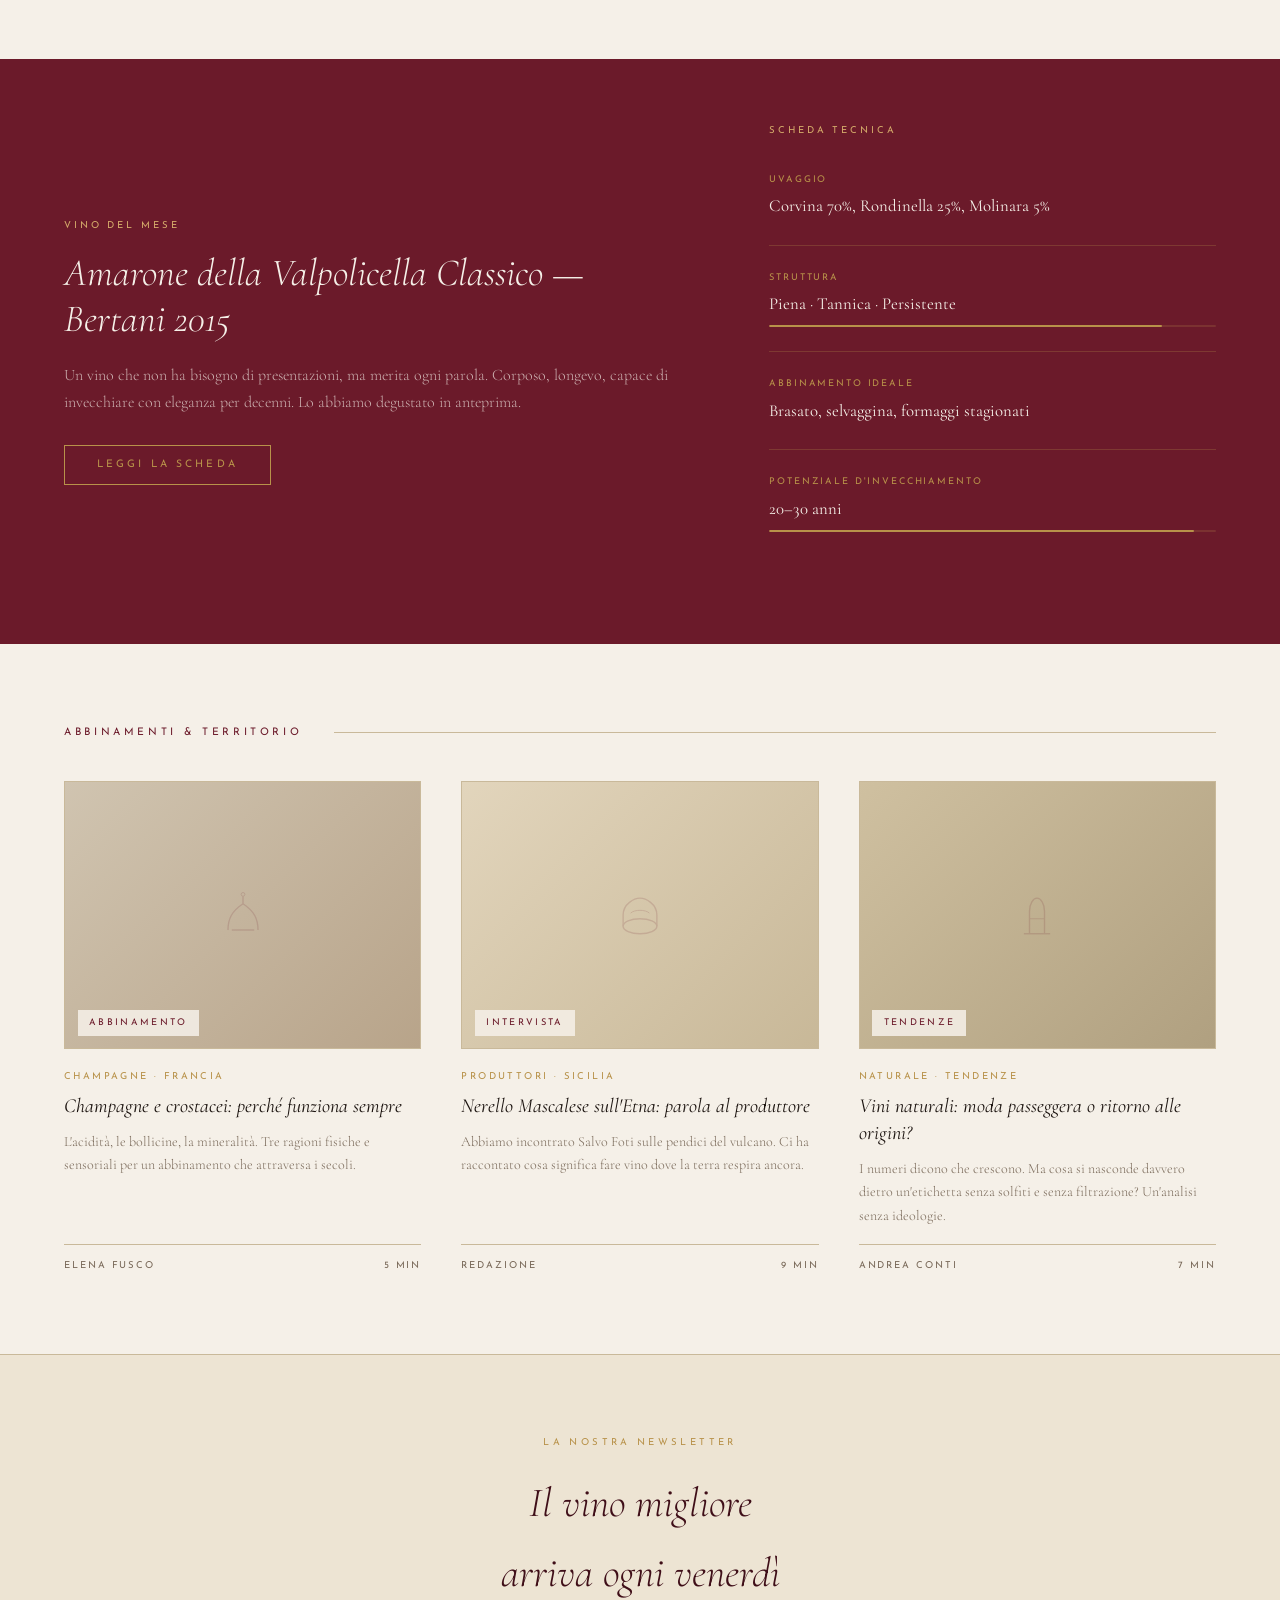
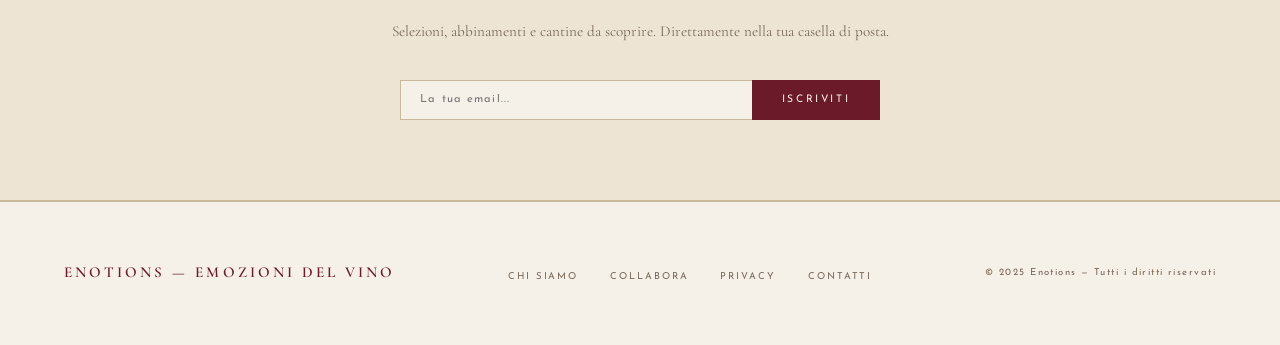
<file: wine-food-magazine.html>
<!DOCTYPE html>
<html lang="it">
<head>
  <meta charset="UTF-8" />
  <meta name="viewport" content="width=device-width, initial-scale=1.0" />
  <title>Enotions — Emozioni del Vino</title>
  <link rel="preconnect" href="https://fonts.googleapis.com" />
  <link rel="preconnect" href="https://fonts.gstatic.com" crossorigin />
  <link href="https://fonts.googleapis.com/css2?family=Cormorant+Garamond:ital,wght@0,300;0,400;0,600;1,300;1,400&family=Josefin+Sans:wght@200;300;400&display=swap" rel="stylesheet" />
  <style>
    *, *::before, *::after { box-sizing: border-box; margin: 0; padding: 0; }

    :root {
      --cream:   #f5f0e8;
      --parchment: #ede4d3;
      --wine:    #6b1a2a;
      --wine-deep: #3f0e18;
      --gold:    #b8924a;
      --gold-light: #d4aa6a;
      --ink:     #1c1410;
      --muted:   #7a6a5a;
      --border:  #c9b99a;
    }

    html { scroll-behavior: smooth; }

    body {
      background: var(--cream);
      color: var(--ink);
      font-family: 'Cormorant Garamond', Georgia, serif;
      font-size: 18px;
      line-height: 1.7;
      overflow-x: hidden;
    }

    /* ── NOISE TEXTURE OVERLAY ── */
    body::before {
      content: '';
      position: fixed;
      inset: 0;
      background-image: url("data:image/svg+xml,%3Csvg viewBox='0 0 200 200' xmlns='http://www.w3.org/2000/svg'%3E%3Cfilter id='n'%3E%3CfeTurbulence type='fractalNoise' baseFrequency='0.85' numOctaves='4' stitchTiles='stitch'/%3E%3C/filter%3E%3Crect width='100%25' height='100%25' filter='url(%23n)' opacity='0.04'/%3E%3C/svg%3E");
      pointer-events: none;
      z-index: 9999;
    }

    /* ── NAV ── */
    nav {
      position: fixed;
      top: 0; left: 0; right: 0;
      z-index: 100;
      display: flex;
      align-items: center;
      justify-content: space-between;
      padding: 0 3rem;
      height: 64px;
      background: var(--cream);
      border-bottom: 1px solid var(--border);
      backdrop-filter: blur(6px);
    }
    .nav-brand {
      font-family: 'Cormorant Garamond', serif;
      font-size: 1.05rem;
      font-weight: 600;
      letter-spacing: 0.18em;
      text-transform: uppercase;
      color: var(--wine);
      text-decoration: none;
    }
    .nav-links {
      display: flex;
      gap: 2.5rem;
      list-style: none;
    }
    .nav-links a {
      font-family: 'Josefin Sans', sans-serif;
      font-size: 0.7rem;
      font-weight: 300;
      letter-spacing: 0.2em;
      text-transform: uppercase;
      color: var(--muted);
      text-decoration: none;
      transition: color 0.3s;
    }
    .nav-links a:hover { color: var(--wine); }

    /* ── HERO ── */
    .hero {
      margin-top: 64px;
      min-height: 92vh;
      display: grid;
      grid-template-columns: 1fr 1fr;
      position: relative;
      overflow: hidden;
    }
    .hero-left {
      background: var(--wine-deep);
      display: flex;
      flex-direction: column;
      justify-content: flex-end;
      padding: 5rem 4rem;
      position: relative;
    }
    .hero-left::after {
      content: '';
      position: absolute;
      top: 0; left: 0; right: 0;
      height: 40%;
      background: linear-gradient(to bottom, rgba(63,14,24,0.0), rgba(63,14,24,0.9));
      pointer-events: none;
      transform: rotate(180deg);
    }
    .hero-eyebrow {
      font-family: 'Josefin Sans', sans-serif;
      font-size: 0.65rem;
      font-weight: 400;
      letter-spacing: 0.3em;
      text-transform: uppercase;
      color: var(--gold-light);
      margin-bottom: 1.2rem;
      position: relative; z-index: 1;
    }
    .hero-title {
      font-size: clamp(2.6rem, 4vw, 4.2rem);
      font-weight: 300;
      line-height: 1.15;
      color: var(--cream);
      font-style: italic;
      margin-bottom: 1.8rem;
      position: relative; z-index: 1;
    }
    .hero-meta {
      font-family: 'Josefin Sans', sans-serif;
      font-size: 0.65rem;
      letter-spacing: 0.2em;
      text-transform: uppercase;
      color: var(--gold);
      position: relative; z-index: 1;
    }
    .hero-right {
      background: var(--parchment);
      display: grid;
      grid-template-rows: 1fr 1fr;
    }
    .hero-secondary {
      padding: 3.5rem 3rem;
      border-bottom: 1px solid var(--border);
      display: flex;
      flex-direction: column;
      justify-content: center;
      cursor: pointer;
      transition: background 0.3s;
    }
    .hero-secondary:hover { background: #e8dfc8; }
    .hero-secondary h3 {
      font-size: 1.5rem;
      font-weight: 400;
      font-style: italic;
      color: var(--ink);
      margin-bottom: 0.6rem;
      line-height: 1.3;
    }
    .hero-secondary p {
      font-size: 0.9rem;
      color: var(--muted);
      font-weight: 300;
    }
    .hero-secondary .tag {
      font-family: 'Josefin Sans', sans-serif;
      font-size: 0.6rem;
      letter-spacing: 0.25em;
      text-transform: uppercase;
      color: var(--gold);
      margin-bottom: 0.8rem;
    }

    /* ── DIVIDER ORNAMENT ── */
    .ornament {
      text-align: center;
      padding: 3rem 0 1.5rem;
      color: var(--gold);
      font-size: 1.2rem;
      letter-spacing: 1.5rem;
      opacity: 0.6;
    }

    /* ── SECTION HEADER ── */
    .section-header {
      display: flex;
      align-items: center;
      gap: 2rem;
      padding: 0 4rem;
      margin-bottom: 2.5rem;
    }
    .section-header h2 {
      font-family: 'Josefin Sans', sans-serif;
      font-size: 0.65rem;
      font-weight: 400;
      letter-spacing: 0.35em;
      text-transform: uppercase;
      color: var(--wine);
      white-space: nowrap;
    }
    .section-header::after {
      content: '';
      flex: 1;
      height: 1px;
      background: var(--border);
    }

    /* ── CARDS GRID ── */
    .cards-section { padding: 2rem 4rem 5rem; }
    .cards-grid {
      display: grid;
      grid-template-columns: repeat(3, 1fr);
      gap: 2.5rem;
    }
    .card {
      display: flex;
      flex-direction: column;
      cursor: pointer;
      transition: transform 0.3s;
    }
    .card:hover { transform: translateY(-4px); }
    .card-img {
      width: 100%;
      aspect-ratio: 4/3;
      background: var(--parchment);
      border: 1px solid var(--border);
      display: flex;
      align-items: center;
      justify-content: center;
      overflow: hidden;
      position: relative;
      margin-bottom: 1.2rem;
    }
    .card-img svg { opacity: 0.15; }
    .card-img-label {
      position: absolute;
      bottom: 0.8rem; left: 0.8rem;
      font-family: 'Josefin Sans', sans-serif;
      font-size: 0.58rem;
      letter-spacing: 0.25em;
      text-transform: uppercase;
      color: var(--wine);
      background: rgba(245,240,232,0.88);
      padding: 0.3rem 0.7rem;
    }
    .card-tag {
      font-family: 'Josefin Sans', sans-serif;
      font-size: 0.6rem;
      letter-spacing: 0.25em;
      text-transform: uppercase;
      color: var(--gold);
      margin-bottom: 0.5rem;
    }
    .card h3 {
      font-size: 1.25rem;
      font-weight: 400;
      font-style: italic;
      line-height: 1.35;
      color: var(--ink);
      margin-bottom: 0.6rem;
    }
    .card p {
      font-size: 0.88rem;
      color: var(--muted);
      font-weight: 300;
      flex: 1;
    }
    .card-footer {
      margin-top: 1rem;
      padding-top: 0.8rem;
      border-top: 1px solid var(--border);
      font-family: 'Josefin Sans', sans-serif;
      font-size: 0.6rem;
      letter-spacing: 0.2em;
      text-transform: uppercase;
      color: var(--muted);
      display: flex;
      justify-content: space-between;
    }

    /* ── FEATURED STRIP ── */
    .featured-strip {
      background: var(--wine);
      padding: 4rem 4rem;
      display: grid;
      grid-template-columns: 1.4fr 1fr;
      gap: 5rem;
      align-items: center;
    }
    .featured-strip h2 {
      font-size: clamp(2rem, 3vw, 3.2rem);
      font-weight: 300;
      font-style: italic;
      color: var(--cream);
      line-height: 1.2;
      margin-bottom: 1.2rem;
    }
    .featured-strip p {
      font-size: 1rem;
      color: rgba(245,240,232,0.7);
      font-weight: 300;
      margin-bottom: 1.8rem;
    }
    .btn {
      display: inline-block;
      font-family: 'Josefin Sans', sans-serif;
      font-size: 0.65rem;
      letter-spacing: 0.3em;
      text-transform: uppercase;
      padding: 0.85rem 2rem;
      border: 1px solid var(--gold);
      color: var(--gold);
      text-decoration: none;
      transition: all 0.3s;
      cursor: pointer;
      background: transparent;
    }
    .btn:hover { background: var(--gold); color: var(--wine-deep); }
    .featured-meta { color: rgba(245,240,232,0.4); }
    .featured-meta .eyebrow {
      font-family: 'Josefin Sans', sans-serif;
      font-size: 0.6rem;
      letter-spacing: 0.3em;
      text-transform: uppercase;
      color: var(--gold-light);
      display: block;
      margin-bottom: 2rem;
    }
    .wine-stat {
      margin-bottom: 1.5rem;
      padding-bottom: 1.5rem;
      border-bottom: 1px solid rgba(184,146,74,0.25);
    }
    .wine-stat:last-child { border-bottom: none; }
    .wine-stat-label {
      font-family: 'Josefin Sans', sans-serif;
      font-size: 0.58rem;
      letter-spacing: 0.2em;
      text-transform: uppercase;
      color: var(--gold);
      margin-bottom: 0.3rem;
    }
    .wine-stat-value {
      font-size: 1.05rem;
      color: var(--cream);
    }
    .wine-bar {
      margin-top: 0.4rem;
      height: 2px;
      background: rgba(184,146,74,0.2);
      border-radius: 1px;
      overflow: hidden;
    }
    .wine-bar-fill {
      height: 100%;
      background: var(--gold);
      border-radius: 1px;
      transform-origin: left;
      animation: barGrow 1.2s ease forwards;
    }
    @keyframes barGrow {
      from { transform: scaleX(0); }
      to   { transform: scaleX(1); }
    }

    /* ── NEWSLETTER ── */
    .newsletter {
      padding: 5rem 4rem;
      text-align: center;
      border-top: 1px solid var(--border);
      border-bottom: 1px solid var(--border);
      background: var(--parchment);
    }
    .newsletter .eyebrow {
      font-family: 'Josefin Sans', sans-serif;
      font-size: 0.6rem;
      letter-spacing: 0.35em;
      text-transform: uppercase;
      color: var(--gold);
      margin-bottom: 1rem;
    }
    .newsletter h2 {
      font-size: 2.6rem;
      font-weight: 300;
      font-style: italic;
      color: var(--wine-deep);
      margin-bottom: 0.6rem;
    }
    .newsletter p {
      font-size: 0.95rem;
      color: var(--muted);
      margin-bottom: 2.2rem;
    }
    .nl-form {
      display: flex;
      justify-content: center;
      gap: 0;
      max-width: 480px;
      margin: 0 auto;
    }
    .nl-form input {
      flex: 1;
      padding: 0.85rem 1.2rem;
      border: 1px solid var(--border);
      border-right: none;
      background: var(--cream);
      font-family: 'Josefin Sans', sans-serif;
      font-size: 0.7rem;
      letter-spacing: 0.1em;
      color: var(--ink);
      outline: none;
    }
    .nl-form input:focus { border-color: var(--wine); }
    .nl-form button {
      padding: 0.85rem 1.8rem;
      background: var(--wine);
      border: 1px solid var(--wine);
      color: var(--cream);
      font-family: 'Josefin Sans', sans-serif;
      font-size: 0.65rem;
      letter-spacing: 0.25em;
      text-transform: uppercase;
      cursor: pointer;
      transition: background 0.3s;
    }
    .nl-form button:hover { background: var(--wine-deep); }

    /* ── FOOTER ── */
    footer {
      padding: 3.5rem 4rem;
      display: flex;
      align-items: center;
      justify-content: space-between;
      border-top: 1px solid var(--border);
    }
    .footer-brand {
      font-family: 'Cormorant Garamond', serif;
      font-size: 0.95rem;
      font-weight: 600;
      letter-spacing: 0.2em;
      text-transform: uppercase;
      color: var(--wine);
    }
    .footer-copy {
      font-family: 'Josefin Sans', sans-serif;
      font-size: 0.6rem;
      letter-spacing: 0.15em;
      color: var(--muted);
    }
    .footer-links {
      display: flex;
      gap: 2rem;
      list-style: none;
    }
    .footer-links a {
      font-family: 'Josefin Sans', sans-serif;
      font-size: 0.6rem;
      letter-spacing: 0.2em;
      text-transform: uppercase;
      color: var(--muted);
      text-decoration: none;
      transition: color 0.3s;
    }
    .footer-links a:hover { color: var(--wine); }

    /* ── ANIMATIONS ── */
    .fade-up {
      opacity: 0;
      transform: translateY(24px);
      animation: fadeUp 0.8s ease forwards;
    }
    @keyframes fadeUp {
      to { opacity: 1; transform: translateY(0); }
    }
    .delay-1 { animation-delay: 0.15s; }
    .delay-2 { animation-delay: 0.3s; }
    .delay-3 { animation-delay: 0.45s; }

    /* ── PLACEHOLDER ART ── */
    .placeholder-art {
      width: 100%;
      height: 100%;
      display: flex;
      align-items: center;
      justify-content: center;
      background: linear-gradient(135deg, var(--parchment), #d8cbb5);
    }
    .placeholder-hero {
      width: 100%;
      height: 100%;
      min-height: 92vh;
      background: linear-gradient(160deg, var(--wine-deep) 0%, #7a2035 60%, #3f0e18 100%);
      position: relative;
      display: flex;
      align-items: center;
      justify-content: center;
      overflow: hidden;
    }
    .placeholder-hero::before {
      content: '';
      position: absolute;
      width: 500px; height: 500px;
      border-radius: 50%;
      border: 1px solid rgba(184,146,74,0.12);
      top: 50%; left: 50%;
      transform: translate(-50%,-50%);
    }
    .placeholder-hero::after {
      content: '';
      position: absolute;
      width: 300px; height: 300px;
      border-radius: 50%;
      border: 1px solid rgba(184,146,74,0.2);
      top: 50%; left: 50%;
      transform: translate(-50%,-50%);
    }
    .hero-img-overlay {
      position: absolute;
      inset: 0;
      background: linear-gradient(to top, rgba(63,14,24,0.95) 0%, rgba(63,14,24,0.2) 60%);
    }

    /* SVG grape icon */
    .icon-wine { width: 60px; height: 60px; opacity: 0.2; }
  </style>
</head>
<body>

  <!-- NAV -->
  <nav>
    <a class="nav-brand" href="#">Enotions &mdash; Emozioni del Vino</a>
    <ul class="nav-links">
      <li><a href="#">Vini</a></li>
      <li><a href="#">Cucina</a></li>
      <li><a href="#">Abbinamenti</a></li>
      <li><a href="#">Cantine</a></li>
      <li><a href="#">Guide</a></li>
    </ul>
  </nav>

  <!-- HERO -->
  <section class="hero">
    <!-- LEFT: featured article with placeholder image bg -->
    <div style="position:relative; overflow:hidden; cursor:pointer;">
      <div class="placeholder-hero">
        <div class="hero-img-overlay"></div>
        <!-- Decorative circle motif -->
        <svg style="position:absolute;width:260px;height:260px;opacity:0.06;" viewBox="0 0 100 100">
          <circle cx="50" cy="50" r="48" fill="none" stroke="#d4aa6a" stroke-width="0.5"/>
          <circle cx="50" cy="50" r="36" fill="none" stroke="#d4aa6a" stroke-width="0.5"/>
          <circle cx="50" cy="50" r="24" fill="none" stroke="#d4aa6a" stroke-width="0.5"/>
        </svg>
      </div>
      <div class="hero-left" style="position:absolute;bottom:0;left:0;right:0;background:transparent;">
        <span class="hero-eyebrow fade-up">In Evidenza · Autunno 2025</span>
        <h1 class="hero-title fade-up delay-1">Il Barolo e la<br/>lenta pazienza<br/>della terra</h1>
        <span class="hero-meta fade-up delay-2">Di Marco Ferrante &nbsp;·&nbsp; 12 min di lettura</span>
      </div>
    </div>

    <!-- RIGHT: two secondary articles -->
    <div class="hero-right">
      <div class="hero-secondary">
        <span class="tag">Abbinamenti</span>
        <h3>Tartufo bianco e Borgogna: un dialogo tra terroir</h3>
        <p>Quando il profumo della terra incontra l'eleganza di un Premier Cru. Una serata da non dimenticare.</p>
      </div>
      <div class="hero-secondary">
        <span class="tag">Cucina</span>
        <h3>Risotto al Barolo: la ricetta che rispetta il vino</h3>
        <p>Non tutti i risotti al vino rosso sono uguali. Il segreto sta nella scelta e nel rispetto dell'ingrediente.</p>
      </div>
    </div>
  </section>

  <!-- ARTICLES SECTION -->
  <div class="ornament">— ✦ —</div>

  <div class="section-header">
    <h2>Ultime Uscite</h2>
  </div>

  <section class="cards-section">
    <div class="cards-grid">

      <article class="card fade-up">
        <div class="card-img">
          <div class="placeholder-art">
            <svg class="icon-wine" viewBox="0 0 64 64" fill="none">
              <path d="M32 8 C20 8 14 22 14 30 C14 40 20 48 32 52 C44 48 50 40 50 30 C50 22 44 8 32 8Z" stroke="#6b1a2a" stroke-width="1.5" fill="none"/>
              <circle cx="32" cy="28" r="6" stroke="#6b1a2a" stroke-width="1.5" fill="none"/>
              <path d="M32 52 L32 58" stroke="#6b1a2a" stroke-width="1.5"/>
              <path d="M24 58 L40 58" stroke="#6b1a2a" stroke-width="1.5"/>
            </svg>
          </div>
          <span class="card-img-label">Degustazione</span>
        </div>
        <span class="card-tag">Vini · Toscana</span>
        <h3>Brunello di Montalcino 2018: l'annata che ha sorpreso tutti</h3>
        <p>Una verticale di tre produttori rivela come il caldo estivo abbia plasmato strutture inaspettate e complessità aromatica straordinaria.</p>
        <div class="card-footer">
          <span>Giulia Romani</span>
          <span>8 min</span>
        </div>
      </article>

      <article class="card fade-up delay-1">
        <div class="card-img">
          <div class="placeholder-art" style="background: linear-gradient(135deg, #e8dfc8, #c9b99a);">
            <svg class="icon-wine" viewBox="0 0 64 64" fill="none">
              <path d="M20 12 L44 12 L40 38 C40 44 36 50 32 50 C28 50 24 44 24 38Z" stroke="#6b1a2a" stroke-width="1.5" fill="none"/>
              <path d="M24 24 L40 24" stroke="#6b1a2a" stroke-width="1"/>
              <path d="M32 50 L32 56" stroke="#6b1a2a" stroke-width="1.5"/>
              <path d="M26 56 L38 56" stroke="#6b1a2a" stroke-width="1.5"/>
            </svg>
          </div>
          <span class="card-img-label">Ricetta</span>
        </div>
        <span class="card-tag">Cucina · Tradizione</span>
        <h3>Ossobuco alla milanese: la ricetta della nonna non mente</h3>
        <p>Gremolada, midollo e risotto giallo. Un piatto che racconta secoli di cucina lombarda e richiede il rispetto della lentezza.</p>
        <div class="card-footer">
          <span>Luca Bianchi</span>
          <span>6 min</span>
        </div>
      </article>

      <article class="card fade-up delay-2">
        <div class="card-img">
          <div class="placeholder-art" style="background: linear-gradient(135deg, #d4c4a0, #b8a880);">
            <svg class="icon-wine" viewBox="0 0 64 64" fill="none">
              <rect x="18" y="20" width="28" height="32" rx="2" stroke="#6b1a2a" stroke-width="1.5" fill="none"/>
              <path d="M24 20 L24 16 C24 13 28 12 32 12 C36 12 40 13 40 16 L40 20" stroke="#6b1a2a" stroke-width="1.5" fill="none"/>
              <path d="M24 32 L40 32" stroke="#6b1a2a" stroke-width="1"/>
              <circle cx="32" cy="38" r="3" stroke="#6b1a2a" stroke-width="1" fill="none"/>
            </svg>
          </div>
          <span class="card-img-label">Guida</span>
        </div>
        <span class="card-tag">Cantina · Friuli</span>
        <h3>Friuli Colli Orientali: il territorio del vino che non ti aspetti</h3>
        <p>Ribolla Gialla, Friulano, Picolit. Un viaggio tra le colline dove l'artigianalità incontra un'identità vinicola unica in Italia.</p>
        <div class="card-footer">
          <span>Sara Moretti</span>
          <span>10 min</span>
        </div>
      </article>

    </div>
  </section>

  <!-- FEATURED WINE STRIP -->
  <section class="featured-strip">
    <div>
      <span style="font-family:'Josefin Sans';font-size:0.6rem;letter-spacing:0.3em;text-transform:uppercase;color:var(--gold-light);display:block;margin-bottom:1rem;">Vino del Mese</span>
      <h2>Amarone della Valpolicella Classico — Bertani 2015</h2>
      <p>Un vino che non ha bisogno di presentazioni, ma merita ogni parola. Corposo, longevo, capace di invecchiare con eleganza per decenni. Lo abbiamo degustato in anteprima.</p>
      <button class="btn">Leggi la Scheda</button>
    </div>
    <div class="featured-meta">
      <span class="eyebrow">Scheda Tecnica</span>
      <div class="wine-stat">
        <div class="wine-stat-label">Uvaggio</div>
        <div class="wine-stat-value">Corvina 70%, Rondinella 25%, Molinara 5%</div>
      </div>
      <div class="wine-stat">
        <div class="wine-stat-label">Struttura</div>
        <div class="wine-stat-value">Piena · Tannica · Persistente</div>
        <div class="wine-bar"><div class="wine-bar-fill" style="width:88%"></div></div>
      </div>
      <div class="wine-stat">
        <div class="wine-stat-label">Abbinamento ideale</div>
        <div class="wine-stat-value">Brasato, selvaggina, formaggi stagionati</div>
      </div>
      <div class="wine-stat">
        <div class="wine-stat-label">Potenziale d'invecchiamento</div>
        <div class="wine-stat-value">20–30 anni</div>
        <div class="wine-bar"><div class="wine-bar-fill" style="width:95%"></div></div>
      </div>
    </div>
  </section>

  <!-- SECOND ROW ARTICLES -->
  <div style="margin-top:5rem;">
    <div class="section-header">
      <h2>Abbinamenti &amp; Territorio</h2>
    </div>
    <section class="cards-section" style="padding-top:0;">
      <div class="cards-grid">

        <article class="card">
          <div class="card-img">
            <div class="placeholder-art" style="background: linear-gradient(135deg, #d0c4b0, #b8a48a);">
              <svg class="icon-wine" viewBox="0 0 64 64" fill="none">
                <path d="M16 48 C16 36 20 28 32 20 C44 28 48 36 48 48" stroke="#6b1a2a" stroke-width="1.5" fill="none"/>
                <path d="M32 20 L32 12" stroke="#6b1a2a" stroke-width="1.5"/>
                <circle cx="32" cy="10" r="2" stroke="#6b1a2a" stroke-width="1" fill="none"/>
                <path d="M20 48 L44 48" stroke="#6b1a2a" stroke-width="1.5"/>
              </svg>
            </div>
            <span class="card-img-label">Abbinamento</span>
          </div>
          <span class="card-tag">Champagne · Francia</span>
          <h3>Champagne e crostacei: perché funziona sempre</h3>
          <p>L'acidità, le bollicine, la mineralità. Tre ragioni fisiche e sensoriali per un abbinamento che attraversa i secoli.</p>
          <div class="card-footer">
            <span>Elena Fusco</span>
            <span>5 min</span>
          </div>
        </article>

        <article class="card">
          <div class="card-img">
            <div class="placeholder-art" style="background:linear-gradient(135deg,#e2d5bc,#c8b898);">
              <svg class="icon-wine" viewBox="0 0 64 64" fill="none">
                <ellipse cx="32" cy="44" rx="18" ry="8" stroke="#6b1a2a" stroke-width="1.5" fill="none"/>
                <path d="M14 44 L14 32 C14 20 26 14 32 14 C38 14 50 20 50 32 L50 44" stroke="#6b1a2a" stroke-width="1.5" fill="none"/>
                <path d="M22 30 C26 26 38 26 42 30" stroke="#6b1a2a" stroke-width="1" fill="none"/>
              </svg>
            </div>
            <span class="card-img-label">Intervista</span>
          </div>
          <span class="card-tag">Produttori · Sicilia</span>
          <h3>Nerello Mascalese sull'Etna: parola al produttore</h3>
          <p>Abbiamo incontrato Salvo Foti sulle pendici del vulcano. Ci ha raccontato cosa significa fare vino dove la terra respira ancora.</p>
          <div class="card-footer">
            <span>Redazione</span>
            <span>9 min</span>
          </div>
        </article>

        <article class="card">
          <div class="card-img">
            <div class="placeholder-art" style="background:linear-gradient(135deg,#cfc0a0,#b0a080);">
              <svg class="icon-wine" viewBox="0 0 64 64" fill="none">
                <path d="M24 52 L24 28 C24 20 28 14 32 14 C36 14 40 20 40 28 L40 52" stroke="#6b1a2a" stroke-width="1.5" fill="none"/>
                <path d="M24 36 L40 36" stroke="#6b1a2a" stroke-width="1"/>
                <path d="M18 52 L46 52" stroke="#6b1a2a" stroke-width="1.5"/>
              </svg>
            </div>
            <span class="card-img-label">Tendenze</span>
          </div>
          <span class="card-tag">Naturale · Tendenze</span>
          <h3>Vini naturali: moda passeggera o ritorno alle origini?</h3>
          <p>I numeri dicono che crescono. Ma cosa si nasconde davvero dietro un'etichetta senza solfiti e senza filtrazione? Un'analisi senza ideologie.</p>
          <div class="card-footer">
            <span>Andrea Conti</span>
            <span>7 min</span>
          </div>
        </article>

      </div>
    </section>
  </div>

  <!-- NEWSLETTER -->
  <section class="newsletter">
    <p class="eyebrow">La Nostra Newsletter</p>
    <h2>Il vino migliore<br/>arriva ogni venerdì</h2>
    <p>Selezioni, abbinamenti e cantine da scoprire. Direttamente nella tua casella di posta.</p>
    <div class="nl-form">
      <input type="email" placeholder="La tua email..." />
      <button type="button">Iscriviti</button>
    </div>
  </section>

  <!-- FOOTER -->
  <footer>
    <span class="footer-brand">Enotions &mdash; Emozioni del Vino</span>
    <ul class="footer-links">
      <li><a href="#">Chi siamo</a></li>
      <li><a href="#">Collabora</a></li>
      <li><a href="#">Privacy</a></li>
      <li><a href="#">Contatti</a></li>
    </ul>
    <span class="footer-copy">© 2025 Enotions — Tutti i diritti riservati</span>
  </footer>

</body>
</html>
</file>
